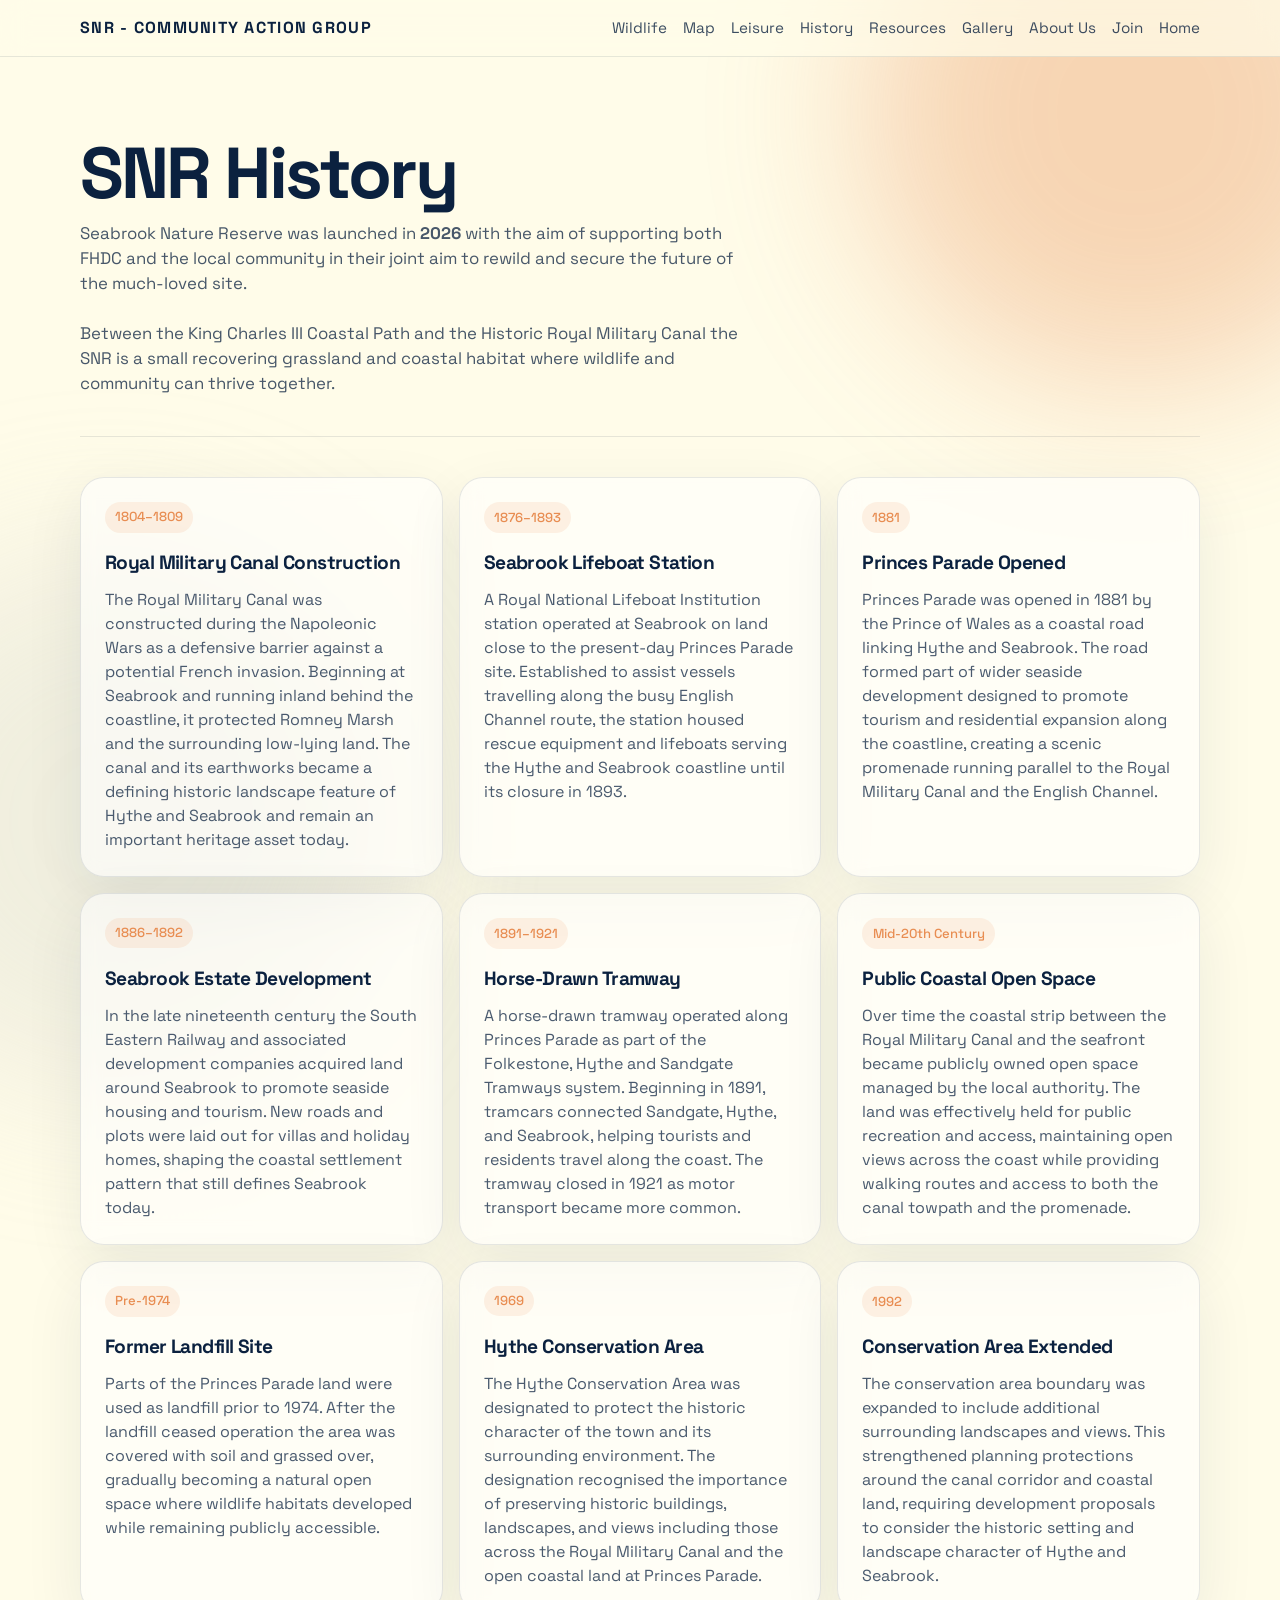
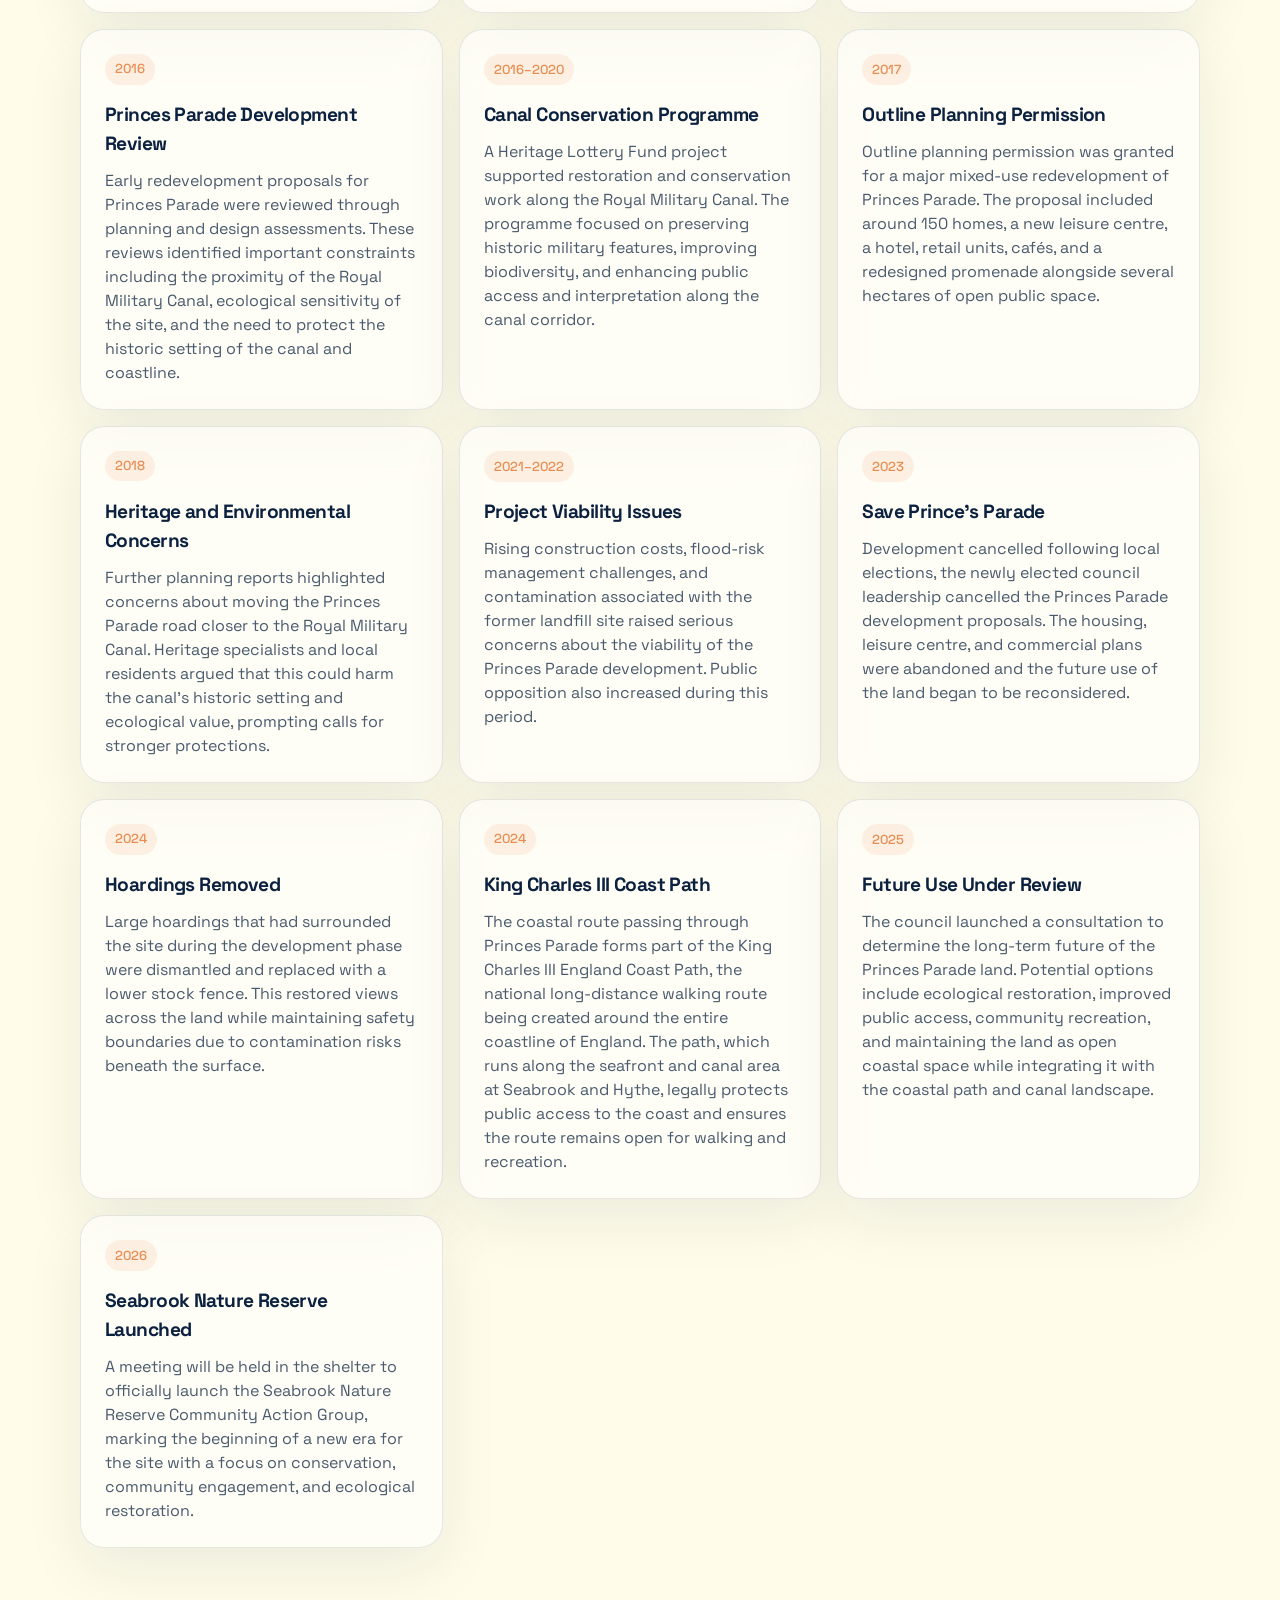
<file: history.html>
<!DOCTYPE html>
<html lang="en">
<head>
  <meta charset="UTF-8" />
  <meta name="viewport" content="width=device-width, initial-scale=1.0" />
  <title>Seabrook Nature Reserve - Community Action Group</title>


<meta name="description" content="Seabrook Nature Reserve Community Action Group is bringing people together to protect, restore and celebrate the wildlife, history and coastal landscape of Seabrook, Princes Parade and the Royal Military Canal." />
<meta name="keywords" content="Seabrook Nature Reserve, Seabrook, Princes Parade, Royal Military Canal, community action group, local wildlife, conservation, Hythe, Kent, coastal habitat, nature reserve" />
<meta name="author" content="Seabrook Nature Reserve Community Action Group" />
<meta name="robots" content="index, follow" />
<meta name="theme-color" content="#fffce9" />
<link rel="stylesheet" href="style.css" />

<link rel="canonical" href="https://seabrooknaturereserve.co.uk" />

<meta property="og:type" content="website" />
<meta property="og:title" content="Seabrook Nature Reserve Community Action Group" />
<meta property="og:description" content="A community group forming to protect and support the future of Seabrook Nature Reserve, its wildlife, history and coastal landscape." />
<meta property="og:url" content="https://seabrooknaturereserve.co.uk/" />
<meta property="og:site_name" content="Seabrook Nature Reserve Community Action Group" />
<meta property="og:image:alt" content="Seabrook coastline, Royal Military Canal and nature reserve landscape" />
<meta property="og:locale" content="en_GB" />

<meta name="twitter:card" content="summary_large_image" />
<meta name="twitter:title" content="Seabrook Nature Reserve Community Action Group" />
<meta name="twitter:description" content="Helping protect the wildlife, history and coastal landscape of Seabrook, Princes Parade and the Royal Military Canal." />


  <link rel="preconnect" href="https://fonts.googleapis.com">
  <link rel="preconnect" href="https://fonts.gstatic.com" crossorigin>
  <link href="https://fonts.googleapis.com/css2?family=Space+Grotesk:wght@400;500;700&display=swap" rel="stylesheet">
  


<!-- MailerLite Universal -->
<script>
    (function(w,d,e,u,f,l,n){w[f]=w[f]||function(){(w[f].q=w[f].q||[])
    .push(arguments);},l=d.createElement(e),l.async=1,l.src=u,
    n=d.getElementsByTagName(e)[0],n.parentNode.insertBefore(l,n);})
    (window,document,'script','https://assets.mailerlite.com/js/universal.js','ml');
    ml('account', '2205703');
</script>
<!-- End MailerLite Universal -->


</head>
<body>
<header class="nav">
  <div class="wrap nav-inner">
    <div class="brand">SNR - Community Action Group</div>

    <button class="menu-toggle" aria-expanded="false" aria-controls="site-menu" aria-label="Toggle menu">
      Menu
    </button>

    <nav class="nav-links" id="site-menu">
      <div class="nav-item">
        <button class="dropdown-toggle" aria-expanded="false">
          Wildlife
        </button>
        <div class="dropdown">
<a href="wildlife.html#amphibians">Amphibians</a>
<a href="wildlife.html#bats">Bats</a>
<a href="wildlife.html#birds">Birds</a>
<a href="wildlife.html#invertebrates">Invertebrates</a>
<a href="wildlife.html#mammals">Mammals</a>
<a href="wildlife.html#plants">Plants</a>
<a href="wildlife.html#reptiles">Reptiles</a>
        </div>
      </div>
        <a href="map.html">Map</a>
        <a href="leisure.html">Leisure</a>
        <a href="history.html">History</a>
        <a href="resources.html">Resources</a>
        <a href="gallery.html">Gallery</a>
        <a href="about-us.html">About Us</a>
        <a href="join.html">Join</a>
        <a href="index.html">Home</a>
    </nav>
  </div>
</header>

  <main>


<section class="page-title wrap" id="history">
  <div class="reveal visible">
    <h1>SNR History</h1>
    <p>Seabrook Nature Reserve was launched in <b>2026</b> with the aim of supporting both FHDC and the local community in their joint aim to rewild and secure the future of the much-loved site.</p><br><p>Between the King Charles III Coastal Path and the Historic Royal Military Canal the SNR is a small recovering grassland and coastal habitat where wildlife and community can thrive together. </p>
  </div>
</section>
   



<div>   


 <section class="section wrap" id="history">


      <div class="cards">
        <article class="panel card reveal">
          <div>
            <div class="card-badge">1804–1809</div>
            <h3>Royal Military Canal Construction</h3>
            <p>The Royal Military Canal was constructed during the Napoleonic Wars as a defensive barrier against a potential French invasion. Beginning at Seabrook and running inland behind the coastline, it protected Romney Marsh and the surrounding low-lying land. The canal and its earthworks became a defining historic landscape feature of Hythe and Seabrook and remain an important heritage asset today.</p>
          </div>
        </article>

        <article class="panel card reveal">
          <div>
            <div class="card-badge">1876–1893</div>
            <h3>Seabrook Lifeboat Station</h3>
            <p>A Royal National Lifeboat Institution station operated at Seabrook on land close to the present-day Princes Parade site. Established to assist vessels travelling along the busy English Channel route, the station housed rescue equipment and lifeboats serving the Hythe and Seabrook coastline until its closure in 1893.</p>
          </div>
        </article>

        <article class="panel card reveal">
          <div>
            <div class="card-badge">1881</div>
            <h3>Princes Parade Opened</h3>
            <p>Princes Parade was opened in 1881 by the Prince of Wales as a coastal road linking Hythe and Seabrook. The road formed part of wider seaside development designed to promote tourism and residential expansion along the coastline, creating a scenic promenade running parallel to the Royal Military Canal and the English Channel.</p>
          </div>
        </article>

        <article class="panel card reveal">
          <div>
            <div class="card-badge">1886–1892</div>
            <h3>Seabrook Estate Development</h3>
            <p>In the late nineteenth century the South Eastern Railway and associated development companies acquired land around Seabrook to promote seaside housing and tourism. New roads and plots were laid out for villas and holiday homes, shaping the coastal settlement pattern that still defines Seabrook today.</p>
          </div>
        </article>

        <article class="panel card reveal">
          <div>
            <div class="card-badge">1891–1921</div>
            <h3>Horse-Drawn Tramway</h3>
            <p>A horse-drawn tramway operated along Princes Parade as part of the Folkestone, Hythe and Sandgate Tramways system. Beginning in 1891, tramcars connected Sandgate, Hythe, and Seabrook, helping tourists and residents travel along the coast. The tramway closed in 1921 as motor transport became more common.</p>
          </div>
        </article>

        <article class="panel card reveal">
          <div>
            <div class="card-badge">Mid-20th Century</div>
            <h3>Public Coastal Open Space</h3>
            <p>Over time the coastal strip between the Royal Military Canal and the seafront became publicly owned open space managed by the local authority. The land was effectively held for public recreation and access, maintaining open views across the coast while providing walking routes and access to both the canal towpath and the promenade.</p>
          </div>
        </article>

        <article class="panel card reveal">
          <div>
            <div class="card-badge">Pre-1974</div>
            <h3>Former Landfill Site</h3>
            <p>Parts of the Princes Parade land were used as landfill prior to 1974. After the landfill ceased operation the area was covered with soil and grassed over, gradually becoming a natural open space where wildlife habitats developed while remaining publicly accessible.</p>
          </div>
        </article>

        <article class="panel card reveal">
          <div>
            <div class="card-badge">1969</div>
            <h3>Hythe Conservation Area</h3>
            <p>The Hythe Conservation Area was designated to protect the historic character of the town and its surrounding environment. The designation recognised the importance of preserving historic buildings, landscapes, and views including those across the Royal Military Canal and the open coastal land at Princes Parade.</p>
          </div>
        </article>

        <article class="panel card reveal">
          <div>
            <div class="card-badge">1992</div>
            <h3>Conservation Area Extended</h3>
            <p>The conservation area boundary was expanded to include additional surrounding landscapes and views. This strengthened planning protections around the canal corridor and coastal land, requiring development proposals to consider the historic setting and landscape character of Hythe and Seabrook.</p>
          </div>
        </article>

        <article class="panel card reveal">
          <div>
            <div class="card-badge">2016</div>
            <h3>Princes Parade Development Review</h3>
            <p>Early redevelopment proposals for Princes Parade were reviewed through planning and design assessments. These reviews identified important constraints including the proximity of the Royal Military Canal, ecological sensitivity of the site, and the need to protect the historic setting of the canal and coastline.</p>
          </div>
        </article>

        <article class="panel card reveal">
          <div>
            <div class="card-badge">2016–2020</div>
            <h3>Canal Conservation Programme</h3>
            <p>A Heritage Lottery Fund project supported restoration and conservation work along the Royal Military Canal. The programme focused on preserving historic military features, improving biodiversity, and enhancing public access and interpretation along the canal corridor.</p>
          </div>
        </article>

        <article class="panel card reveal">
          <div>
            <div class="card-badge">2017</div>
            <h3>Outline Planning Permission</h3>
            <p>Outline planning permission was granted for a major mixed-use redevelopment of Princes Parade. The proposal included around 150 homes, a new leisure centre, a hotel, retail units, cafés, and a redesigned promenade alongside several hectares of open public space.</p>
          </div>
        </article>

        <article class="panel card reveal">
          <div>
            <div class="card-badge">2018</div>
            <h3>Heritage and Environmental Concerns</h3>
            <p>Further planning reports highlighted concerns about moving the Princes Parade road closer to the Royal Military Canal. Heritage specialists and local residents argued that this could harm the canal’s historic setting and ecological value, prompting calls for stronger protections.</p>
          </div>
        </article>

        <article class="panel card reveal">
          <div>
            <div class="card-badge">2021–2022</div>
            <h3>Project Viability Issues</h3>
            <p>Rising construction costs, flood-risk management challenges, and contamination associated with the former landfill site raised serious concerns about the viability of the Princes Parade development. Public opposition also increased during this period.</p>
          </div>
        </article>

        <article class="panel card reveal">
          <div>
            <div class="card-badge">2023</div>
            <h3>Save Prince's Parade</h3>
            <p>Development cancelled following local elections, the newly elected council leadership cancelled the Princes Parade development proposals. The housing, leisure centre, and commercial plans were abandoned and the future use of the land began to be reconsidered.</p>
          </div>
        </article>

        <article class="panel card reveal">
          <div>
            <div class="card-badge">2024</div>
            <h3>Hoardings Removed</h3>
            <p>Large hoardings that had surrounded the site during the development phase were dismantled and replaced with a lower stock fence. This restored views across the land while maintaining safety boundaries due to contamination risks beneath the surface.</p>
          </div>
        </article>

        <article class="panel card reveal">
          <div>
            <div class="card-badge">2024</div>
            <h3>King Charles III Coast Path</h3>
            <p>The coastal route passing through Princes Parade forms part of the King Charles III England Coast Path, the national long-distance walking route being created around the entire coastline of England. The path, which runs along the seafront and canal area at Seabrook and Hythe, legally protects public access to the coast and ensures the route remains open for walking and recreation.</p>
          </div>
        </article>

        <article class="panel card reveal">
          <div>
            <div class="card-badge">2025</div>
            <h3>Future Use Under Review</h3>
            <p>The council launched a consultation to determine the long-term future of the Princes Parade land. Potential options include ecological restoration, improved public access, community recreation, and maintaining the land as open coastal space while integrating it with the coastal path and canal landscape.</p>
          </div>
        </article>


                <article class="panel card reveal">
          <div>
            <div class="card-badge">2026</div>
            <h3>Seabrook Nature Reserve Launched</h3>
            <p>A meeting will be held in the shelter to officially launch the Seabrook Nature Reserve Community Action Group, marking the beginning of a new era for the site with a focus on conservation, community engagement, and ecological restoration.</p>
          </div>
        </article>


      </div>
    </section>
</section>


  </main>

<script>
  const observer = new IntersectionObserver((entries) => {
    entries.forEach((entry) => {
      if (entry.isIntersecting) {
        entry.target.classList.add('visible');
      }
    });
  }, { threshold: 0.12 });

  document.querySelectorAll('.reveal').forEach((element, index) => {
    if (index !== 0) observer.observe(element);
  });

  const menuToggle = document.querySelector('.menu-toggle');
  const navLinks = document.querySelector('.nav-links');
  const dropdownToggle = document.querySelector('.dropdown-toggle');
  const navItem = document.querySelector('.nav-item');

  if (menuToggle && navLinks) {
    menuToggle.addEventListener('click', () => {
      const isOpen = navLinks.classList.toggle('open');
      menuToggle.setAttribute('aria-expanded', isOpen);
    });
  }

  if (dropdownToggle && navItem) {
    dropdownToggle.addEventListener('click', () => {
      const isOpen = navItem.classList.toggle('open');
      dropdownToggle.setAttribute('aria-expanded', isOpen);
    });
  }

  document.addEventListener('click', (event) => {
    if (navItem && !navItem.contains(event.target)) {
      navItem.classList.remove('open');
      if (dropdownToggle) dropdownToggle.setAttribute('aria-expanded', 'false');
    }
  });
</script>
  <!-- hello verifier :-) -->
</body>
</html>
</file>
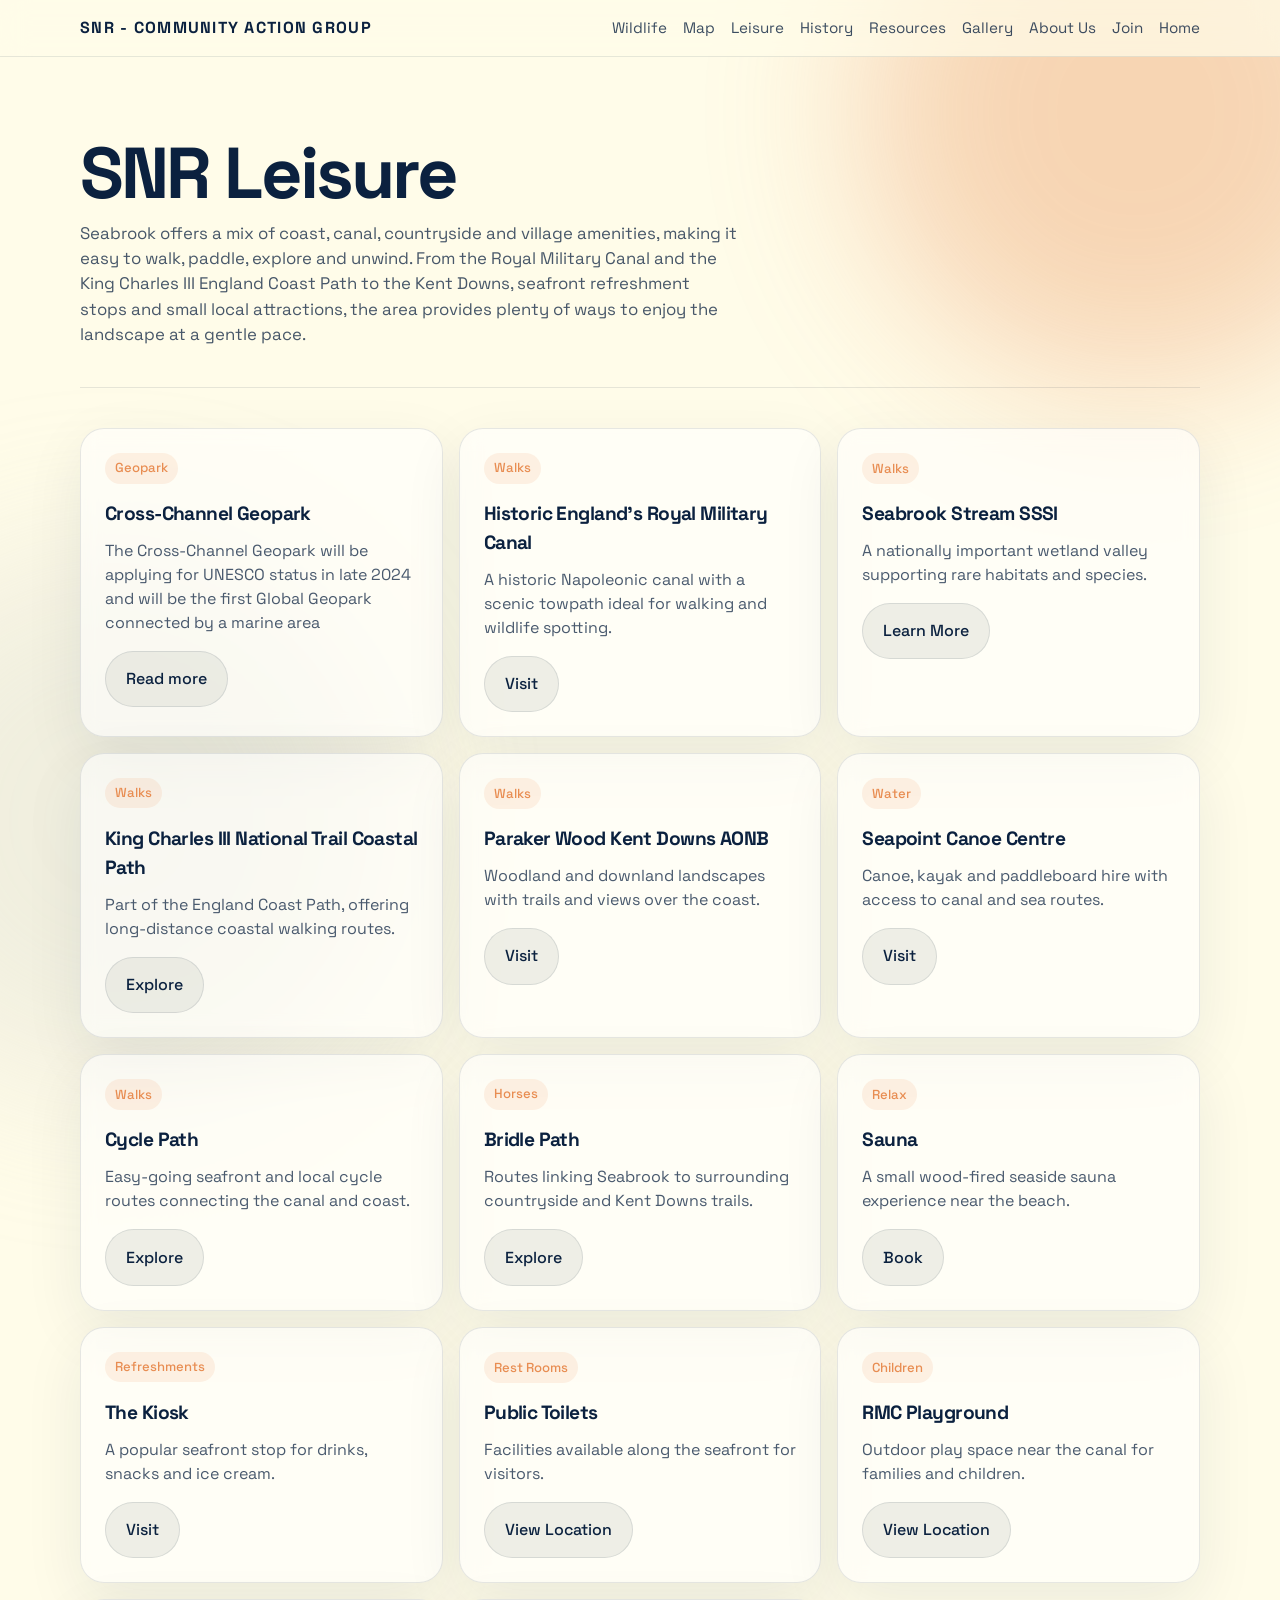
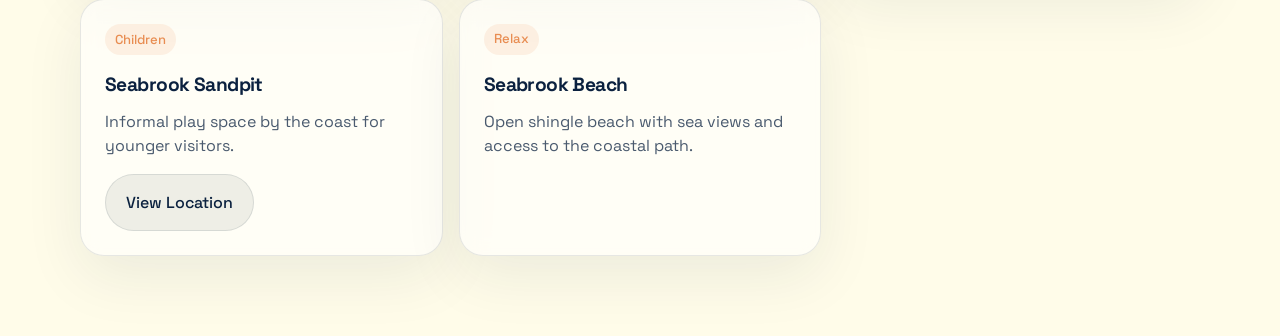
<file: leisure.html>
<!DOCTYPE html>
<html lang="en">
<head>
  <meta charset="UTF-8" />
  <meta name="viewport" content="width=device-width, initial-scale=1.0" />
  <title>Seabrook Nature Reserve - Community Action Group</title>


<meta name="description" content="Seabrook Nature Reserve Community Action Group is bringing people together to protect, restore and celebrate the wildlife, history and coastal landscape of Seabrook, 'Prince's Parade and the Royal Military Canal." />
<meta name="keywords" content="Seabrook Nature Reserve, Seabrook, Prince's' Parade, Royal Military Canal, community action group, local wildlife, conservation, Hythe, Kent, coastal habitat, nature reserve" />
<meta name="author" content="Seabrook Nature Reserve Community Action Group" />
<meta name="robots" content="index, follow" />
<meta name="theme-color" content="#fffce9" />
<link rel="stylesheet" href="style.css" />

<link rel="canonical" href="https://seabrooknaturereserve.co.uk" />

<meta property="og:type" content="website" />
<meta property="og:title" content="Seabrook Nature Reserve Community Action Group" />
<meta property="og:description" content="A community group forming to protect and support the future of Seabrook Nature Reserve, its wildlife, history and coastal landscape." />
<meta property="og:url" content="https://seabrooknaturereserve.co.uk/" />
<meta property="og:site_name" content="Seabrook Nature Reserve Community Action Group" />
<meta property="og:image:alt" content="Seabrook coastline, Royal Military Canal and nature reserve landscape" />
<meta property="og:locale" content="en_GB" />

<meta name="twitter:card" content="summary_large_image" />
<meta name="twitter:title" content="Seabrook Nature Reserve Community Action Group" />
<meta name="twitter:description" content="Helping protect the wildlife, history and coastal landscape of Seabrook, Prince's Parade and the Royal Military Canal." />


  <link rel="preconnect" href="https://fonts.googleapis.com">
  <link rel="preconnect" href="https://fonts.gstatic.com" crossorigin>
  <link href="https://fonts.googleapis.com/css2?family=Space+Grotesk:wght@400;500;700&display=swap" rel="stylesheet">
  


<!-- MailerLite Universal -->
<script>
    (function(w,d,e,u,f,l,n){w[f]=w[f]||function(){(w[f].q=w[f].q||[])
    .push(arguments);},l=d.createElement(e),l.async=1,l.src=u,
    n=d.getElementsByTagName(e)[0],n.parentNode.insertBefore(l,n);})
    (window,document,'script','https://assets.mailerlite.com/js/universal.js','ml');
    ml('account', '2205703');
</script>
<!-- End MailerLite Universal -->


</head>
<body>
<header class="nav">
  <div class="wrap nav-inner">
    <div class="brand">SNR - Community Action Group</div>

    <button class="menu-toggle" aria-expanded="false" aria-controls="site-menu" aria-label="Toggle menu">
      Menu
    </button>

<nav class="nav-links" id="site-menu">
        <div class="nav-item">
          <button class="dropdown-toggle" aria-expanded="false">
            Wildlife
          </button>
          <div class="dropdown">
            <a href="wildlife.html#amphibians">Amphibians</a>
            <a href="wildlife.html#bats">Bats</a>
            <a href="wildlife.html#birds">Birds</a>
            <a href="wildlife.html#invertebrates">Invertebrates</a>
            <a href="wildlife.html#mammals">Mammals</a>
            <a href="wildlife.html#plants">Plants</a>
            <a href="wildlife.html#reptiles">Reptiles</a>
          </div>
        </div>
        <a href="map.html">Map</a>
        <a href="leisure.html">Leisure</a>
        <a href="history.html">History</a>
        <a href="resources.html">Resources</a>
        <a href="gallery.html">Gallery</a>
        <a href="about-us.html">About Us</a>
        <a href="join.html">Join</a>
        <a href="index.html">Home</a>
      </nav>
    </div>
</header>

  <main>


<section class="page-title wrap" id="leisure">
  <div class="reveal visible">
    <h1>SNR Leisure</h1>
    <p>
      Seabrook offers a mix of coast, canal, countryside and village amenities, making it easy to walk, paddle, explore and unwind. From the Royal Military Canal and the King Charles III England Coast Path to the Kent Downs, seafront refreshment stops and small local attractions, the area provides plenty of ways to enjoy the landscape at a gentle pace.
    </p>
  </div>
</section>

<section class="section wrap" id="leisure">
  <div class="cards">


          <article class="panel card reveal">
          <div>
            <div class="card-badge">Geopark</div>
            <h3>Cross-Channel Geopark</h3>
            <p>The Cross-Channel Geopark will be applying for UNESCO status in late 2024 and will be the first Global Geopark connected by a marine area</p>
            <a class="button button-secondary" href="https://kentdowns.org.uk/geopark/" target="_blank" rel="noopener">Read more</a>
          </div>
        </article>



    <article class="panel card reveal">
      <div>
        <div class="card-badge">Walks</div>
        <h3>Historic England's Royal Military Canal</h3>
        <p>
          A historic Napoleonic canal with a scenic towpath ideal for walking and wildlife spotting.
        </p>
        <a class="button button-secondary" href="https://www.rmcp.co.uk/the-royal-military-canal/" target="_blank" rel="noopener">
          Visit
        </a>
      </div>
    </article>

    <article class="panel card reveal">
      <div>
        <div class="card-badge">Walks</div>
        <h3>Seabrook Stream SSSI</h3>
        <p>
          A nationally important wetland valley supporting rare habitats and species.
        </p>
        <a class="button button-secondary" href="https://environment.data.gov.uk/catchment-planning/v/c3-plan/WaterBody/GB107040019710" target="_blank" rel="noopener">
          Learn More
        </a>
      </div>
    </article>

    <article class="panel card reveal">
      <div>
        <div class="card-badge">Walks</div>
        <h3>King Charles III National Trail Coastal Path</h3>
        <p>
          Part of the England Coast Path, offering long-distance coastal walking routes.
        </p>
        <a class="button button-secondary" href="https://www.nationaltrail.co.uk/en_GB/trails/england-coast-path/" target="_blank" rel="noopener">
          Explore
        </a>
      </div>
    </article>

    <article class="panel card reveal">
      <div>
        <div class="card-badge">Walks</div>
        <h3>Paraker Wood Kent Downs AONB</h3>
        <p>
          Woodland and downland landscapes with trails and views over the coast.
        </p>
        <a class="button button-secondary" href="https://kentdowns.org.uk/activities/paraker-wood/" target="_blank" rel="noopener">
          Visit
        </a>
      </div>
    </article>

    <article class="panel card reveal">
      <div>
        <div class="card-badge">Water</div>
        <h3>Seapoint Canoe Centre</h3>
        <p>
          Canoe, kayak and paddleboard hire with access to canal and sea routes.
        </p>
        <a class="button button-secondary" href="https://seapointcanoecentre.co.uk/" target="_blank" rel="noopener">
          Visit 
        </a>
      </div>
    </article>

    <article class="panel card reveal">
      <div>
        <div class="card-badge">Walks</div>
        <h3>Cycle Path</h3>
        <p>
          Easy-going seafront and local cycle routes connecting the canal and coast.
        </p>
        <a class="button button-secondary" href="https://explorekent.org/activities/hythe-and-the-royal-military-canal/" target="_blank" rel="noopener">
            Explore </a>
      </div>
    </article>

    <article class="panel card reveal">
      <div>
        <div class="card-badge">Horses</div>
        <h3>Bridle Path</h3>
        <p>
          Routes linking Seabrook to surrounding countryside and Kent Downs trails.
        </p>
        <a class="button button-secondary" href="https://webapps.kent.gov.uk/countrysideaccesscams/standardmap.aspx" target="_blank" rel="noopener">
            Explore </a>
      </div>
    </article>

    <article class="panel card reveal">
      <div>
        <div class="card-badge">Relax</div>
        <h3>Sauna</h3>
        <p>
          A small wood-fired seaside sauna experience near the beach.
        </p>
        <a class="button button-secondary" href="https://www.instagram.com/the_little_sauna/" target="_blank" rel="noopener">
          Book </a> 
      </div>
    </article>

    <article class="panel card reveal">
      <div>
        <div class="card-badge">Refreshments</div>
        <h3>The Kiosk</h3>
        <p>
          A popular seafront stop for drinks, snacks and ice cream.
        </p>
        <a class="button button-secondary" href="https://maps.app.goo.gl/wxUjGQ95SAcwEZtq8" target="_blank" rel="noopener">
          Visit </a>
      </div>
    </article>

    <article class="panel card reveal">
      <div>
        <div class="card-badge">Rest Rooms</div>
        <h3>Public Toilets</h3>
        <p>
          Facilities available along the seafront for visitors.
        </p>
        <a class="button button-secondary" href="https://maps.app.goo.gl/eR5tsmBVymm548Ci8" target="_blank" rel="noopener">
          View Location</a>
      </div>
    </article>

    <article class="panel card reveal">
      <div>
        <div class="card-badge">Children</div>
        <h3>RMC Playground</h3>
        <p>
          Outdoor play space near the canal for families and children.
        </p>
        <a class="button button-secondary" href="https://maps.app.goo.gl/mv7zWJnVpzWiw5Z79" target="_blank" rel="noopener">
          View Location</a>
      </div>
    </article>

    <article class="panel card reveal">
      <div>
        <div class="card-badge">Children</div>
        <h3>Seabrook Sandpit</h3>
        <p>
          Informal play space by the coast for younger visitors.
        </p>
        <a class="button button-secondary" href="https://maps.app.goo.gl/5NMFpjLHfvPY1q8e7" target="_blank" rel="noopener">
          View Location</a>
      </div>
    </article>

    <article class="panel card reveal">
      <div>
        <div class="card-badge">Relax</div>
        <h3>Seabrook Beach</h3>
        <p>
          Open shingle beach with sea views and access to the coastal path.
        </p>
      </div>
    </article>

  </div>
</section>


  </main>

<script>
  const observer = new IntersectionObserver((entries) => {
    entries.forEach((entry) => {
      if (entry.isIntersecting) {
        entry.target.classList.add('visible');
      }
    });
  }, { threshold: 0.12 });

  document.querySelectorAll('.reveal').forEach((element, index) => {
    if (index !== 0) observer.observe(element);
  });

  const menuToggle = document.querySelector('.menu-toggle');
  const navLinks = document.querySelector('.nav-links');
  const dropdownToggle = document.querySelector('.dropdown-toggle');
  const navItem = document.querySelector('.nav-item');

  if (menuToggle && navLinks) {
    menuToggle.addEventListener('click', () => {
      const isOpen = navLinks.classList.toggle('open');
      menuToggle.setAttribute('aria-expanded', isOpen);
    });
  }

  if (dropdownToggle && navItem) {
    dropdownToggle.addEventListener('click', () => {
      const isOpen = navItem.classList.toggle('open');
      dropdownToggle.setAttribute('aria-expanded', isOpen);
    });
  }

  document.addEventListener('click', (event) => {
    if (navItem && !navItem.contains(event.target)) {
      navItem.classList.remove('open');
      if (dropdownToggle) dropdownToggle.setAttribute('aria-expanded', 'false');
    }
  });
</script>
  <!-- hello verifier :-) -->
</body>
</html>
</file>
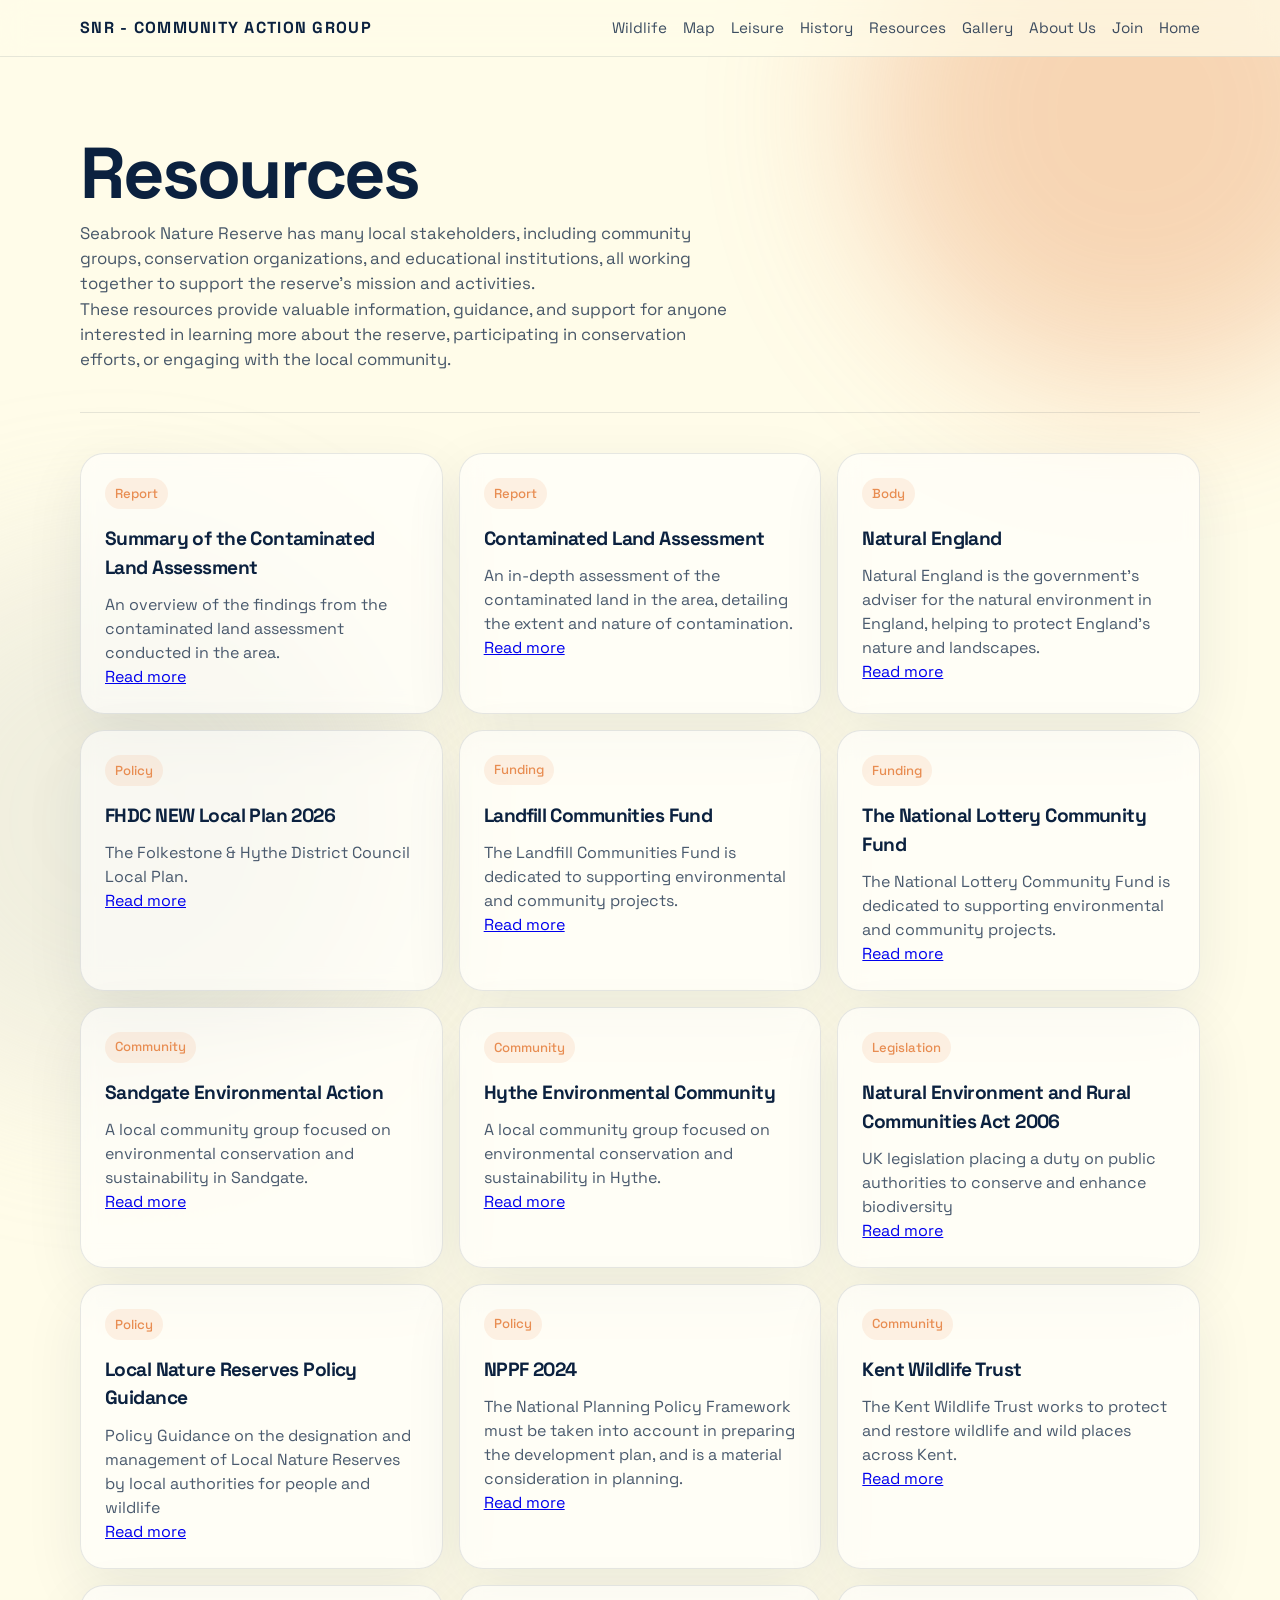
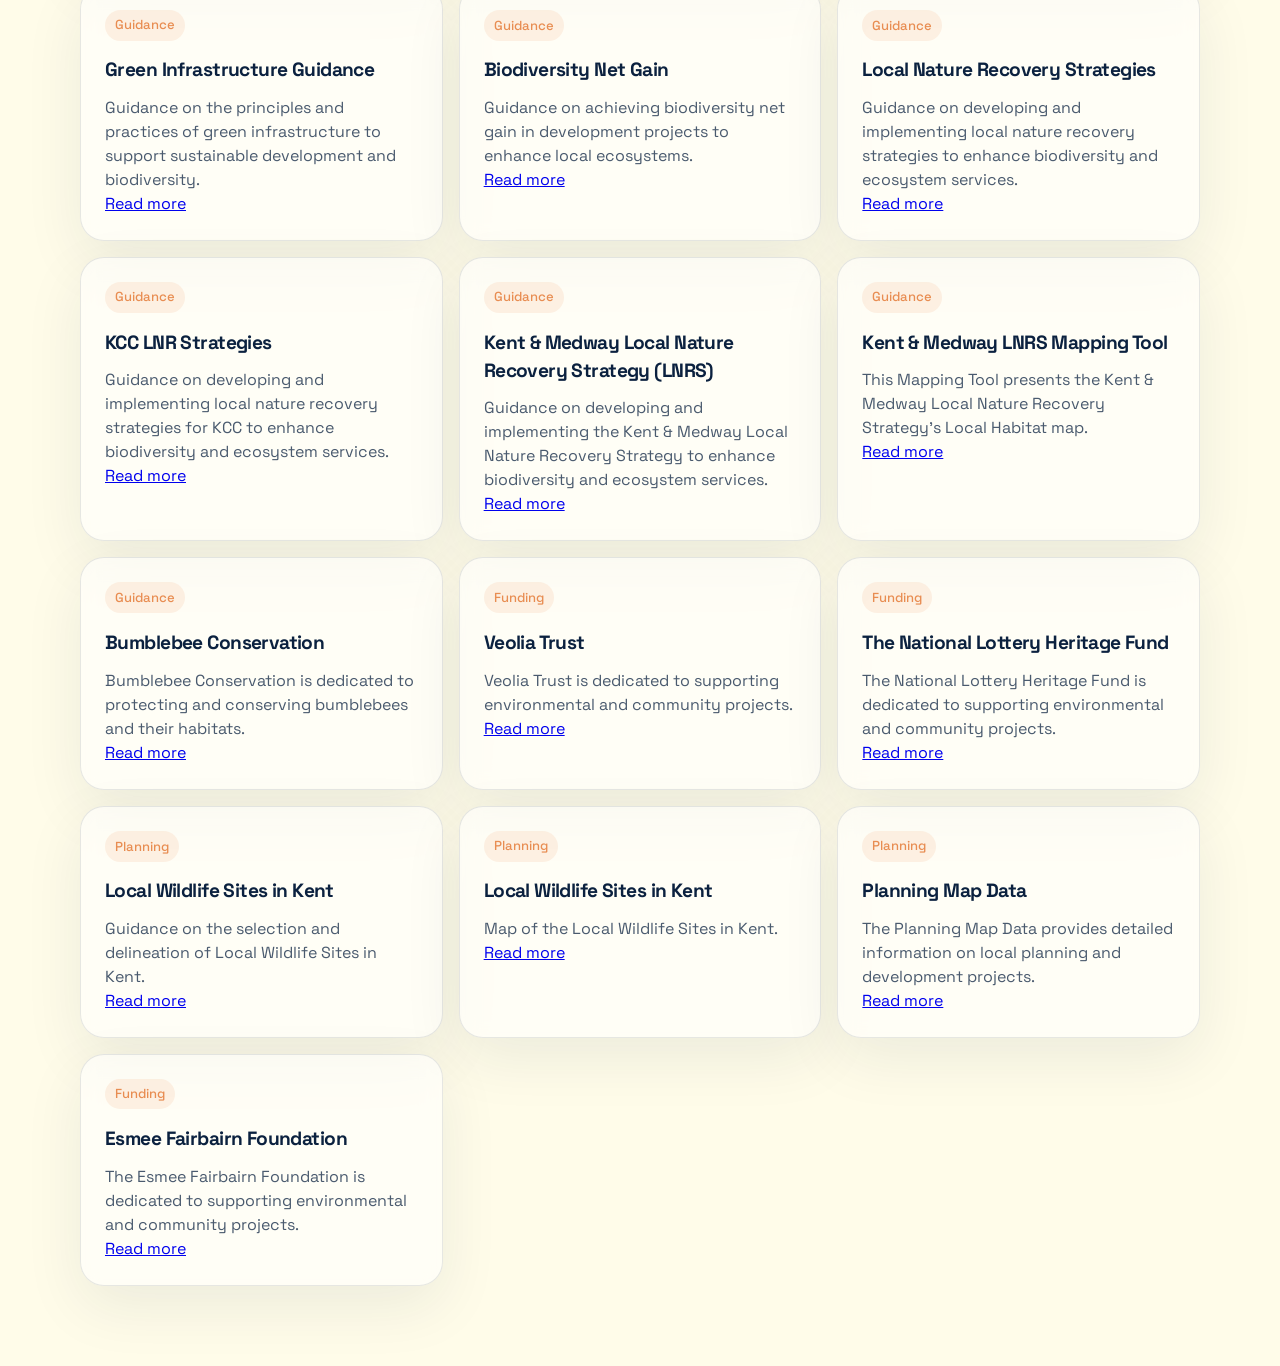
<file: resources.html>
<!DOCTYPE html>
<html lang="en">
<head>
  <meta charset="UTF-8" />
  <meta name="viewport" content="width=device-width, initial-scale=1.0" />
  <title>Seabrook Nature Reserve - Community Action Group</title>


<meta name="description" content="Seabrook Nature Reserve Community Action Group is bringing people together to protect, restore and celebrate the wildlife, history and coastal landscape of Seabrook, 'Prince's Parade and the Royal Military Canal." />
<meta name="keywords" content="Seabrook Nature Reserve, Seabrook, Prince's Parade, Royal Military Canal, community action group, local wildlife, conservation, Hythe, Kent, coastal habitat, nature reserve" />
<meta name="author" content="Seabrook Nature Reserve Community Action Group" />
<meta name="robots" content="index, follow" />
<meta name="theme-color" content="#fffce9" />
<link rel="stylesheet" href="style.css" />

<link rel="canonical" href="https://seabrooknaturereserve.co.uk" />

<meta property="og:type" content="website" />
<meta property="og:title" content="Seabrook Nature Reserve Community Action Group" />
<meta property="og:description" content="A community group forming to protect and support the future of Seabrook Nature Reserve, its wildlife, history and coastal landscape." />
<meta property="og:url" content="https://seabrooknaturereserve.co.uk/" />
<meta property="og:site_name" content="Seabrook Nature Reserve Community Action Group" />
<meta property="og:image:alt" content="Seabrook coastline, Royal Military Canal and nature reserve landscape" />
<meta property="og:locale" content="en_GB" />

<meta name="twitter:card" content="summary_large_image" />
<meta name="twitter:title" content="Seabrook Nature Reserve Community Action Group" />
<meta name="twitter:description" content="Helping protect the wildlife, history and coastal landscape of Seabrook, Prince's Parade and the Royal Military Canal." />


  <link rel="preconnect" href="https://fonts.googleapis.com">
  <link rel="preconnect" href="https://fonts.gstatic.com" crossorigin>
  <link href="https://fonts.googleapis.com/css2?family=Space+Grotesk:wght@400;500;700&display=swap" rel="stylesheet">
  


<!-- MailerLite Universal -->
<script>
    (function(w,d,e,u,f,l,n){w[f]=w[f]||function(){(w[f].q=w[f].q||[])
    .push(arguments);},l=d.createElement(e),l.async=1,l.src=u,
    n=d.getElementsByTagName(e)[0],n.parentNode.insertBefore(l,n);})
    (window,document,'script','https://assets.mailerlite.com/js/universal.js','ml');
    ml('account', '2205703');
</script>
<!-- End MailerLite Universal -->


</head>
<body>
<header class="nav">
  <div class="wrap nav-inner">
    <div class="brand">SNR - Community Action Group</div>

    <button class="menu-toggle" aria-expanded="false" aria-controls="site-menu" aria-label="Toggle menu">
      Menu
    </button>

    <nav class="nav-links" id="site-menu">
      <div class="nav-item">
        <button class="dropdown-toggle" aria-expanded="false">
          Wildlife
        </button>
        <div class="dropdown">
<a href="wildlife.html#amphibians">Amphibians</a>
<a href="wildlife.html#bats">Bats</a>
<a href="wildlife.html#birds">Birds</a>
<a href="wildlife.html#invertebrates">Invertebrates</a>
<a href="wildlife.html#mammals">Mammals</a>
<a href="wildlife.html#plants">Plants</a>
<a href="wildlife.html#reptiles">Reptiles</a>
        </div>
      </div>
        <a href="map.html">Map</a>
        <a href="leisure.html">Leisure</a>
        <a href="history.html">History</a>
        <a href="resources.html">Resources</a>
        <a href="gallery.html">Gallery</a>
        <a href="about-us.html">About Us</a>
        <a href="join.html">Join</a>
        <a href="index.html">Home</a>
    </nav>
  </div>
</header>

  <main>


<section class="page-title wrap" id="history">
  <div class="reveal visible">
    <h1>Resources </h1>
    <p>Seabrook Nature Reserve has many local stakeholders, including community groups, conservation organizations, and educational institutions, all working together to support the reserve's mission and activities.</p>
    <p>These resources provide valuable information, guidance, and support for anyone interested in learning more about the reserve, participating in conservation efforts, or engaging with the local community.</p>
  </div>
</section>
   




  

 <section class="section wrap" id="resources">


      <div class="cards">



        

          <article class="panel card reveal">
          <div>
            <div class="card-badge">Report</div>
            <h3>Summary of the Contaminated Land Assessment </h3>
            <p>An overview of the findings from the contaminated land assessment conducted in the area.</p>
            <a href="https://folkestone-hythe.moderngov.co.uk/documents/s46429/Member%20Decision%20Feb%2024%20Final.pdf" target="_blank" rel="noopener noreferrer">Read more</a>
          </div>
        </article>

          <article class="panel card reveal">
          <div>
            <div class="card-badge">Report</div>
            <h3>Contaminated Land Assessment </h3>
            <p>An in-depth assessment of the contaminated land in the area, detailing the extent and nature of contamination.</p>
            <a href="https://folkestone-hythe.moderngov.co.uk/documents/s46430/CLA-17436-23-282%20Rev%20A%20Final%20Version.pdf" target="_blank" rel="noopener noreferrer">Read more</a>
          </div>
        </article>

                  <article class="panel card reveal">
          <div>
            <div class="card-badge">Body</div>
            <h3>Natural England</h3>
            <p>Natural England is the government’s adviser for the natural environment in England, helping to protect England’s nature and landscapes.</p>
            <a href="https://www.gov.uk/government/organisations/natural-england" target="_blank" rel="noopener noreferrer">Read more</a>
          </div>
        </article>

          <article class="panel card reveal">
          <div>
            <div class="card-badge">Policy</div>
            <h3>FHDC NEW Local Plan 2026</h3>
            <p>The Folkestone & Hythe District Council Local Plan.</p>
            <a href="https://www.folkestone-hythe.gov.uk/planning-policy/adopted-development-plan" target="_blank" rel="noopener noreferrer">Read more</a>
          </div>
        </article>


          <article class="panel card reveal">
          <div>
            <div class="card-badge">Funding</div>
            <h3>Landfill Communities Fund</h3>
            <p>The Landfill Communities Fund is dedicated to supporting environmental and community projects.</p>
            <a href="https://www.entrust.org.uk/resources/what-is-the-lcf/" target="_blank" rel="noopener noreferrer">Read more</a>
          </div>
        </article>

          <article class="panel card reveal">
          <div>
            <div class="card-badge">Funding</div>
            <h3>The National Lottery Community Fund</h3>
            <p>The National Lottery Community Fund is dedicated to supporting environmental and community projects.</p>
            <a href="https://www.tnlcommunityfund.org.uk/" target="_blank" rel="noopener noreferrer">Read more</a>
          </div>
        </article>

        <article class="panel card reveal">
          <div>
            <div class="card-badge">Community</div>
            <h3>Sandgate Environmental Action</h3>
            <p>A local community group focused on environmental conservation and sustainability in Sandgate.</p>
            <a href="https://www.sandgateenvironmentalaction.co.uk/" target="_blank" rel="noopener noreferrer">Read more</a>
          </div>
        </article>
        

        <article class="panel card reveal">
          <div>
            <div class="card-badge">Community</div>
            <h3>Hythe Environmental Community</h3>
            <p>A local community group focused on environmental conservation and sustainability in Hythe.</p>
            <a href="https://hytheenvironmental.community/" target="_blank" rel="noopener noreferrer">Read more</a>
          </div>
        </article>

        <article class="panel card reveal">
          <div>
            <div class="card-badge">Legislation</div>
            <h3>Natural Environment and Rural Communities Act 2006</h3>
            <p>UK legislation placing a duty on public authorities to conserve and enhance biodiversity</p>
            <a href="https://www.legislation.gov.uk/ukpga/2006/16/contents" target="_blank" rel="noopener noreferrer">Read more</a>
          </div>
        </article>
      

        <article class="panel card reveal">
          <div>
            <div class="card-badge">Policy</div>
            <h3>Local Nature Reserves Policy Guidance</h3>
            <p>Policy Guidance on the designation and management of Local Nature Reserves by local authorities for people and wildlife</p>
            <a href="https://www.gov.uk/guidance/create-and-manage-local-nature-reserves" target="_blank" rel="noopener noreferrer">Read more</a>
          </div>
        </article>   

        <article class="panel card reveal">
          <div>
            <div class="card-badge">Policy</div>
            <h3>NPPF 2024</h3>
            <p>The National Planning Policy Framework must be taken into account in preparing the development plan, and is a material consideration in planning.</p>
            <a href="https://www.gov.uk/guidance/national-planning-policy-framework" target="_blank" rel="noopener noreferrer">Read more</a>
          </div>
        </article>

                <article class="panel card reveal">
          <div>
            <div class="card-badge">Community</div>
            <h3>Kent Wildlife Trust</h3>
            <p>The Kent Wildlife Trust works to protect and restore wildlife and wild places across Kent.</p>
            <a href="https://www.kentwildlifetrust.org.uk/" target="_blank" rel="noopener noreferrer">Read more</a>
          </div>
        </article>

<!-- Dont need this as it is in the past now 
        <article class="panel card reveal">
          <div>
            <div class="card-badge">Category</div>
            <h3>FHDC Local Plan 2020</h3>
            <p>The Folkestone & Hythe District Council Local Plan.</p>
            <a href="https://www.folkestone-hythe.gov.uk/planning-policy/adopted-development-plan" target="_blank" rel="noopener noreferrer">Read more</a>
          </div>
        </article>
-->


        <article class="panel card reveal">
          <div>
            <div class="card-badge">Guidance</div>
            <h3>Green Infrastructure Guidance </h3>
            <p>Guidance on the principles and practices of green infrastructure to support sustainable development and biodiversity.</p>
            <a href="https://designatedsites.naturalengland.org.uk/GreenInfrastructure/Principles/GIPrinciples.aspx" target="_blank" rel="noopener noreferrer">Read more</a>
          </div>
        </article>

        <article class="panel card reveal">
          <div>
            <div class="card-badge">Guidance</div>
            <h3>Biodiversity Net Gain</h3>
            <p>Guidance on achieving biodiversity net gain in development projects to enhance local ecosystems.</p>
            <a href="https://www.gov.uk/government/collections/biodiversity-net-gain" target="_blank" rel="noopener noreferrer">Read more</a>
          </div>
        </article>

        <article class="panel card reveal">
          <div>
            <div class="card-badge">Guidance</div>
            <h3>Local Nature Recovery Strategies</h3>
            <p>Guidance on developing and implementing local nature recovery strategies to enhance biodiversity and ecosystem services.</p>
            <a href="https://www.gov.uk/government/publications/local-nature-recovery-strategies/local-nature-recovery-strategies" target="_blank" rel="noopener noreferrer">Read more</a>
          </div>
        </article>

        <article class="panel card reveal">
          <div>
            <div class="card-badge">Guidance</div>
            <h3>KCC LNR Strategies</h3>
            <p>Guidance on developing and implementing local nature recovery strategies for KCC to enhance biodiversity and ecosystem services.</p>
            <a href="https://letstalk.kent.gov.uk/nature-recovery" target="_blank" rel="noopener noreferrer">Read more</a>
          </div>
        </article>

          <article class="panel card reveal">
          <div>
            <div class="card-badge">Guidance</div>
            <h3>Kent & Medway Local Nature Recovery Strategy (LNRS)</h3>
            <p>Guidance on developing and implementing the Kent & Medway Local Nature Recovery Strategy to enhance biodiversity and ecosystem services.</p>
            <a href="https://kentnature.org.uk/strategy/local-nature-recovery-strategy/" target="_blank" rel="noopener noreferrer">Read more</a>
          </div>
        </article>

          <article class="panel card reveal">
          <div>
            <div class="card-badge">Guidance</div>
            <h3>Kent & Medway LNRS Mapping Tool</h3>
            <p>This Mapping Tool presents the Kent & Medway Local Nature Recovery Strategy’s Local Habitat map.</p>
            <a href="https://experience.arcgis.com/experience/7d292c74095f4d4f9fc65adeada4e0a8" target="_blank" rel="noopener noreferrer">Read more</a>
          </div>
        </article>
       
          <article class="panel card reveal">
          <div>
            <div class="card-badge">Guidance</div>
            <h3>Bumblebee Conservation</h3>
            <p>Bumblebee Conservation is dedicated to protecting and conserving bumblebees and their habitats.</p>
            <a href="https://www.bumblebeeconservation.org/" target="_blank" rel="noopener noreferrer">Read more</a>
          </div>
        </article>

          <article class="panel card reveal">
          <div>
            <div class="card-badge">Funding</div>
            <h3>Veolia Trust</h3>
            <p>Veolia Trust is dedicated to supporting environmental and community projects.</p>
            <a href="https://www.veoliatrust.org/" target="_blank" rel="noopener noreferrer">Read more</a>
          </div>
        </article>

        
          <article class="panel card reveal">
          <div>
            <div class="card-badge">Funding</div>
            <h3>The National Lottery Heritage Fund</h3>
            <p>The National Lottery Heritage Fund is dedicated to supporting environmental and community projects.</p>
            <a href="https://www.heritagefund.org.uk/" target="_blank" rel="noopener noreferrer">Read more</a>
          </div>
        </article>

          <article class="panel card reveal">
          <div>
            <div class="card-badge">Planning</div>
            <h3>Local Wildlife Sites in Kent</h3>
            <p>Guidance on the selection and delineation of Local Wildlife Sites in Kent.</p>
            <a href="https://www.kentwildlifetrust.org.uk/sites/default/files/2025-02/Local-Wildlife-Sites-in-Kent---Selection-and-Delineation-v1.9-July24_0.pdf" target="_blank" rel="noopener noreferrer">Read more</a>
          </div>
        </article>


                  <article class="panel card reveal">
          <div>
            <div class="card-badge">Planning</div>
            <h3>Local Wildlife Sites in Kent</h3>
            <p>Map of the Local Wildlife Sites in Kent.</p>
            <a href="https://www.kentwildlifetrust.org.uk/projects/local-wildlife-sites" target="_blank" rel="noopener noreferrer">Read more</a>
          </div>
        </article>

        
          <article class="panel card reveal">
          <div>
            <div class="card-badge">Planning</div>
            <h3>Planning Map Data</h3>
            <p>The Planning Map Data provides detailed information on local planning and development projects.</p>
            <a href="https://folkestone-hythe.maps.arcgis.com/apps/webappviewer/index.html?id=95f9db5c8443496aa543e7d4193717c8" target="_blank" rel="noopener noreferrer">Read more</a>
          </div>
        </article>
        

          <article class="panel card reveal">
          <div>
            <div class="card-badge">Funding</div>
            <h3>Esmee Fairbairn Foundation</h3>
            <p>The Esmee Fairbairn Foundation is dedicated to supporting environmental and community projects.</p>
            <a href="https://esmeefairbairn.org.uk/our-aims/our-natural-world/" target="_blank" rel="noopener noreferrer">Read more</a>
          </div>
        </article>



       </div>
            </div>

</section>


  </main>

<script>
  const observer = new IntersectionObserver((entries) => {
    entries.forEach((entry) => {
      if (entry.isIntersecting) {
        entry.target.classList.add('visible');
      }
    });
  }, { threshold: 0.12 });

  document.querySelectorAll('.reveal').forEach((element, index) => {
    if (index !== 0) observer.observe(element);
  });

  const menuToggle = document.querySelector('.menu-toggle');
  const navLinks = document.querySelector('.nav-links');
  const dropdownToggle = document.querySelector('.dropdown-toggle');
  const navItem = document.querySelector('.nav-item');

  if (menuToggle && navLinks) {
    menuToggle.addEventListener('click', () => {
      const isOpen = navLinks.classList.toggle('open');
      menuToggle.setAttribute('aria-expanded', isOpen);
    });
  }

  if (dropdownToggle && navItem) {
    dropdownToggle.addEventListener('click', () => {
      const isOpen = navItem.classList.toggle('open');
      dropdownToggle.setAttribute('aria-expanded', isOpen);
    });
  }

  document.addEventListener('click', (event) => {
    if (navItem && !navItem.contains(event.target)) {
      navItem.classList.remove('open');
      if (dropdownToggle) dropdownToggle.setAttribute('aria-expanded', 'false');
    }
  });
</script>
  <!-- hello verifier :-) -->
</body>
</html>
</file>
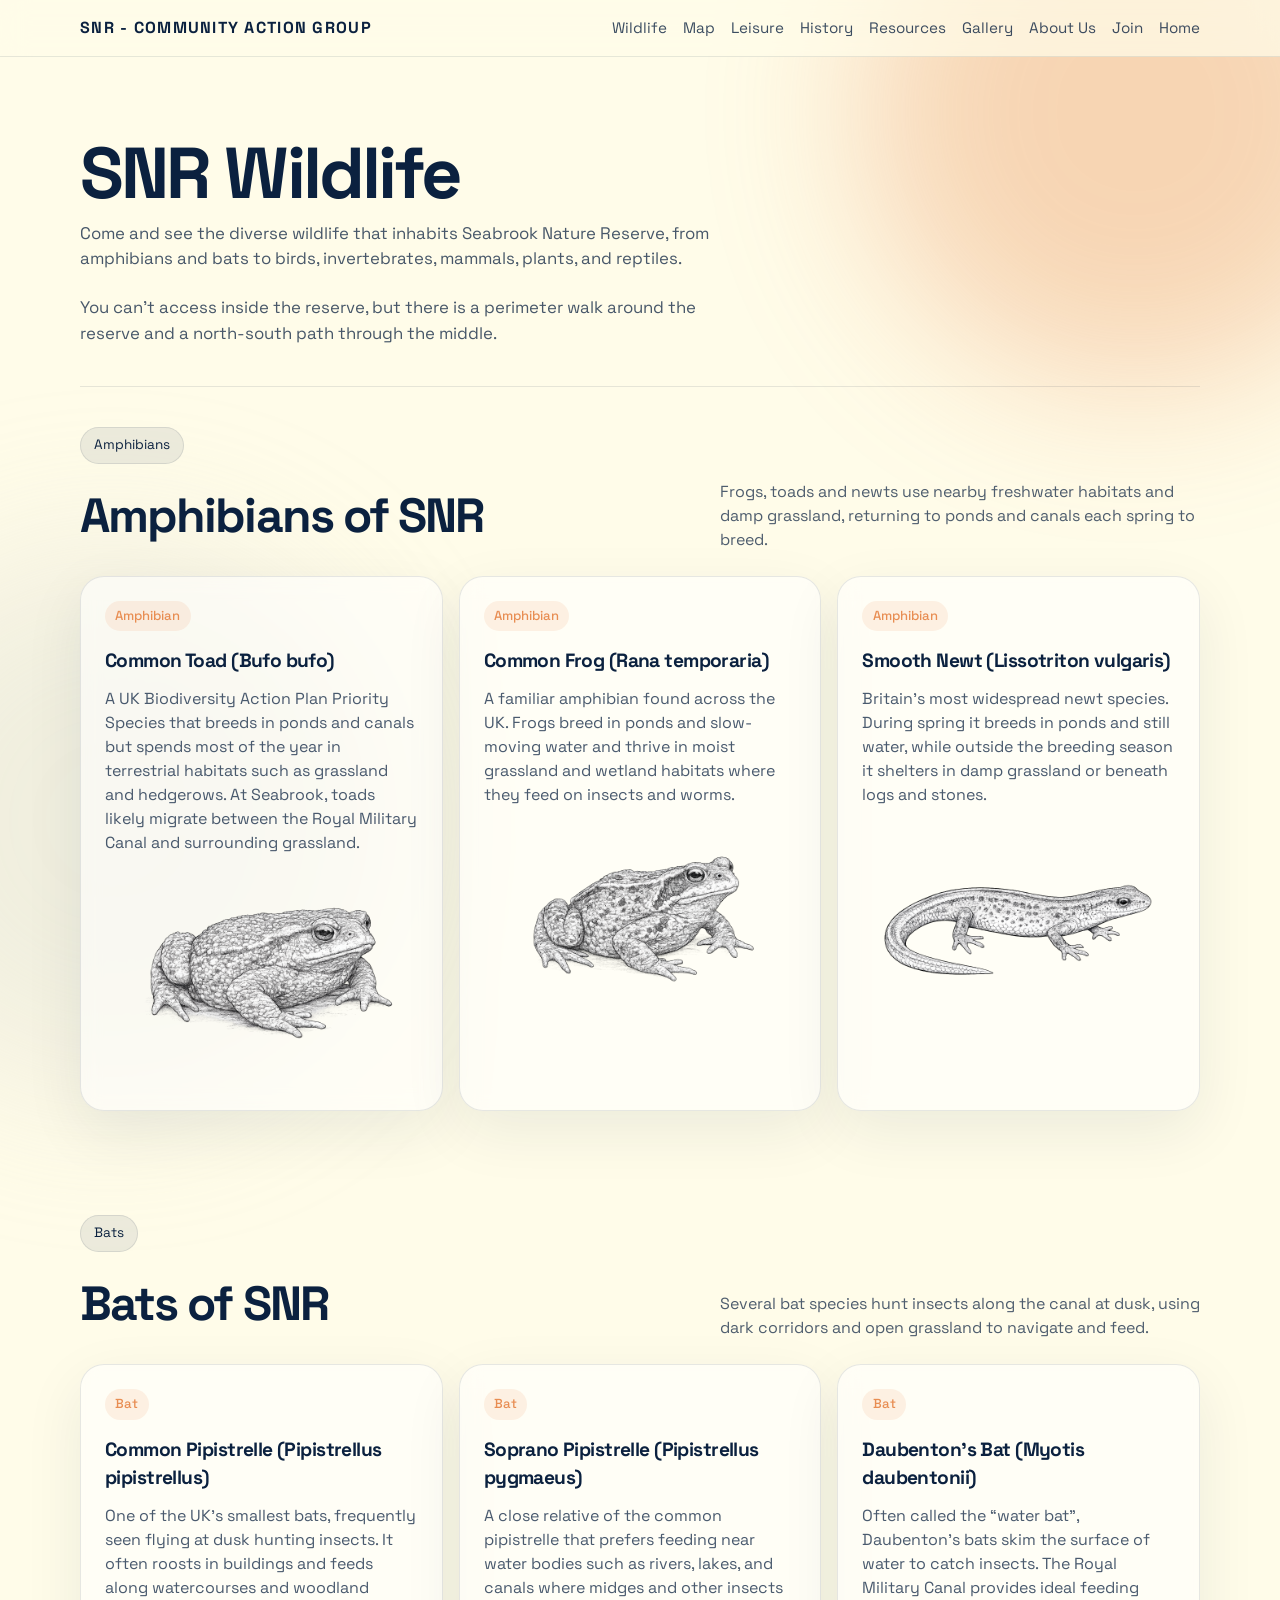
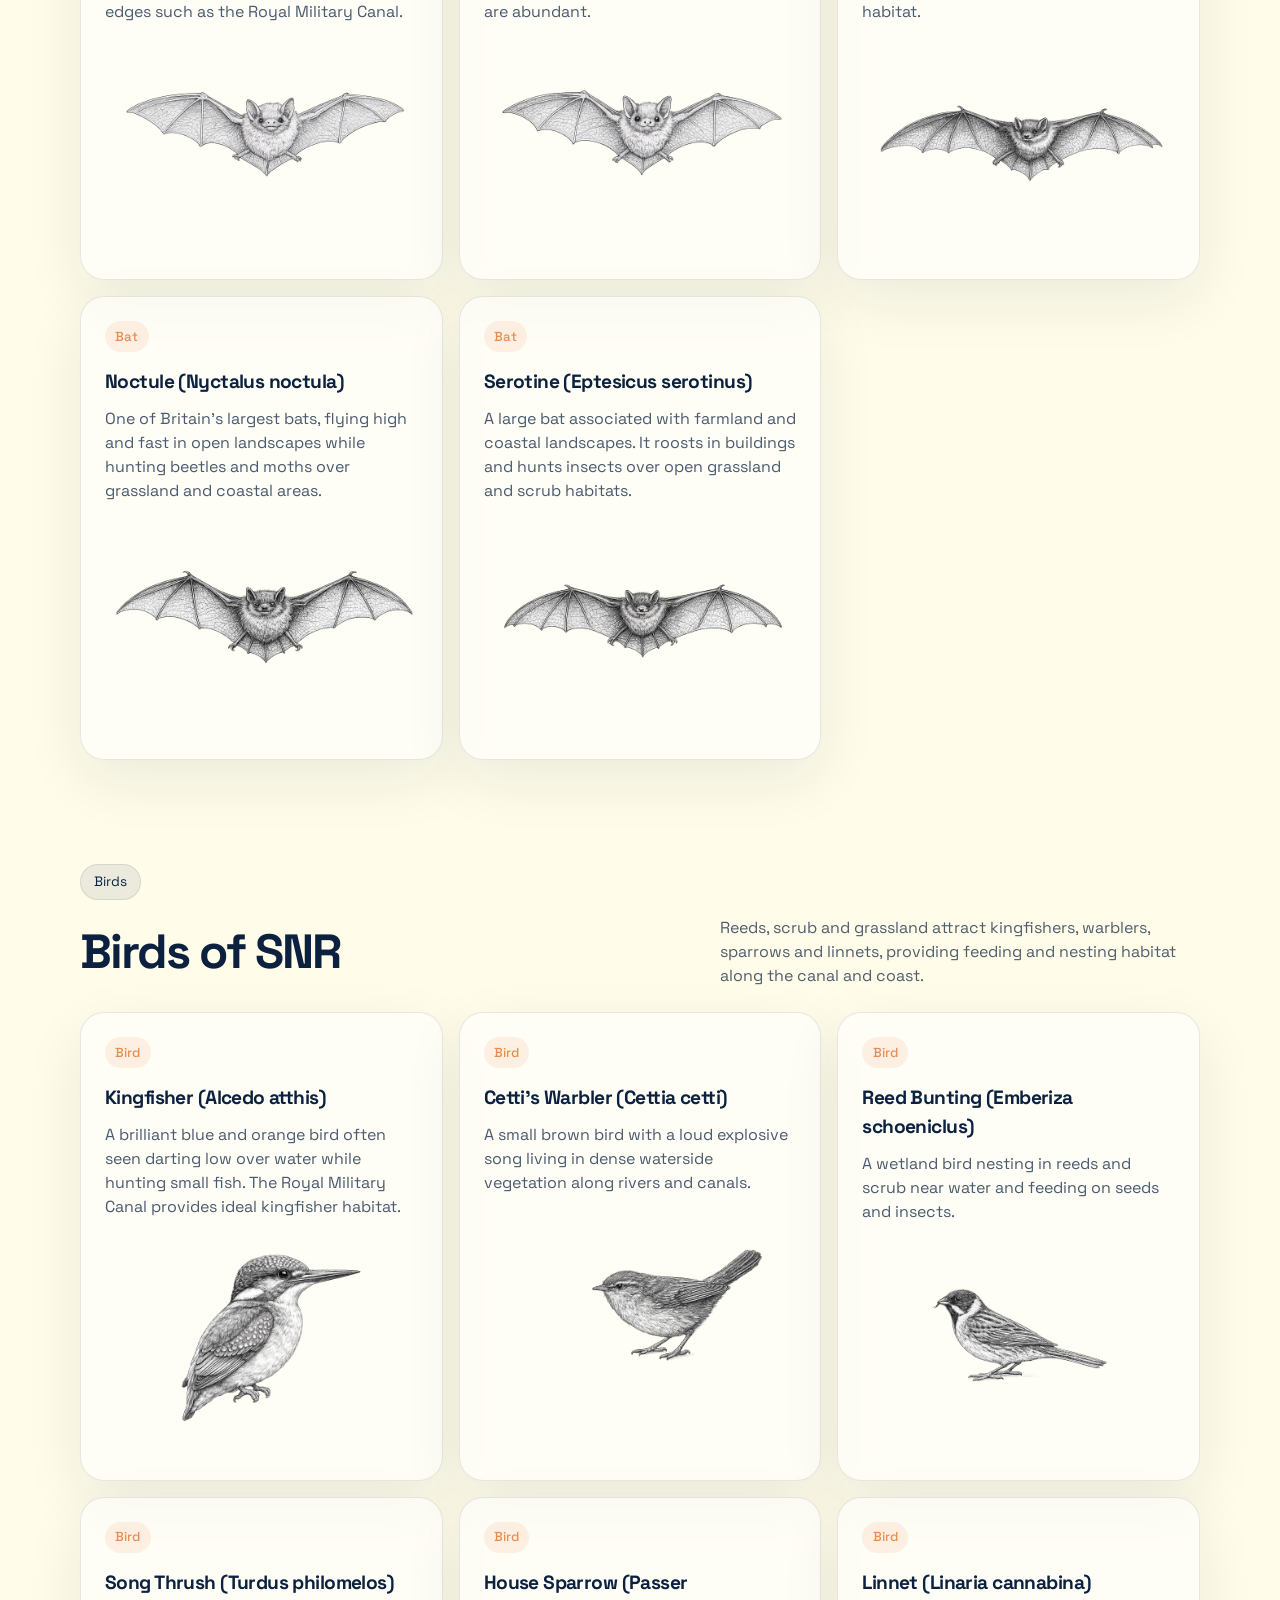
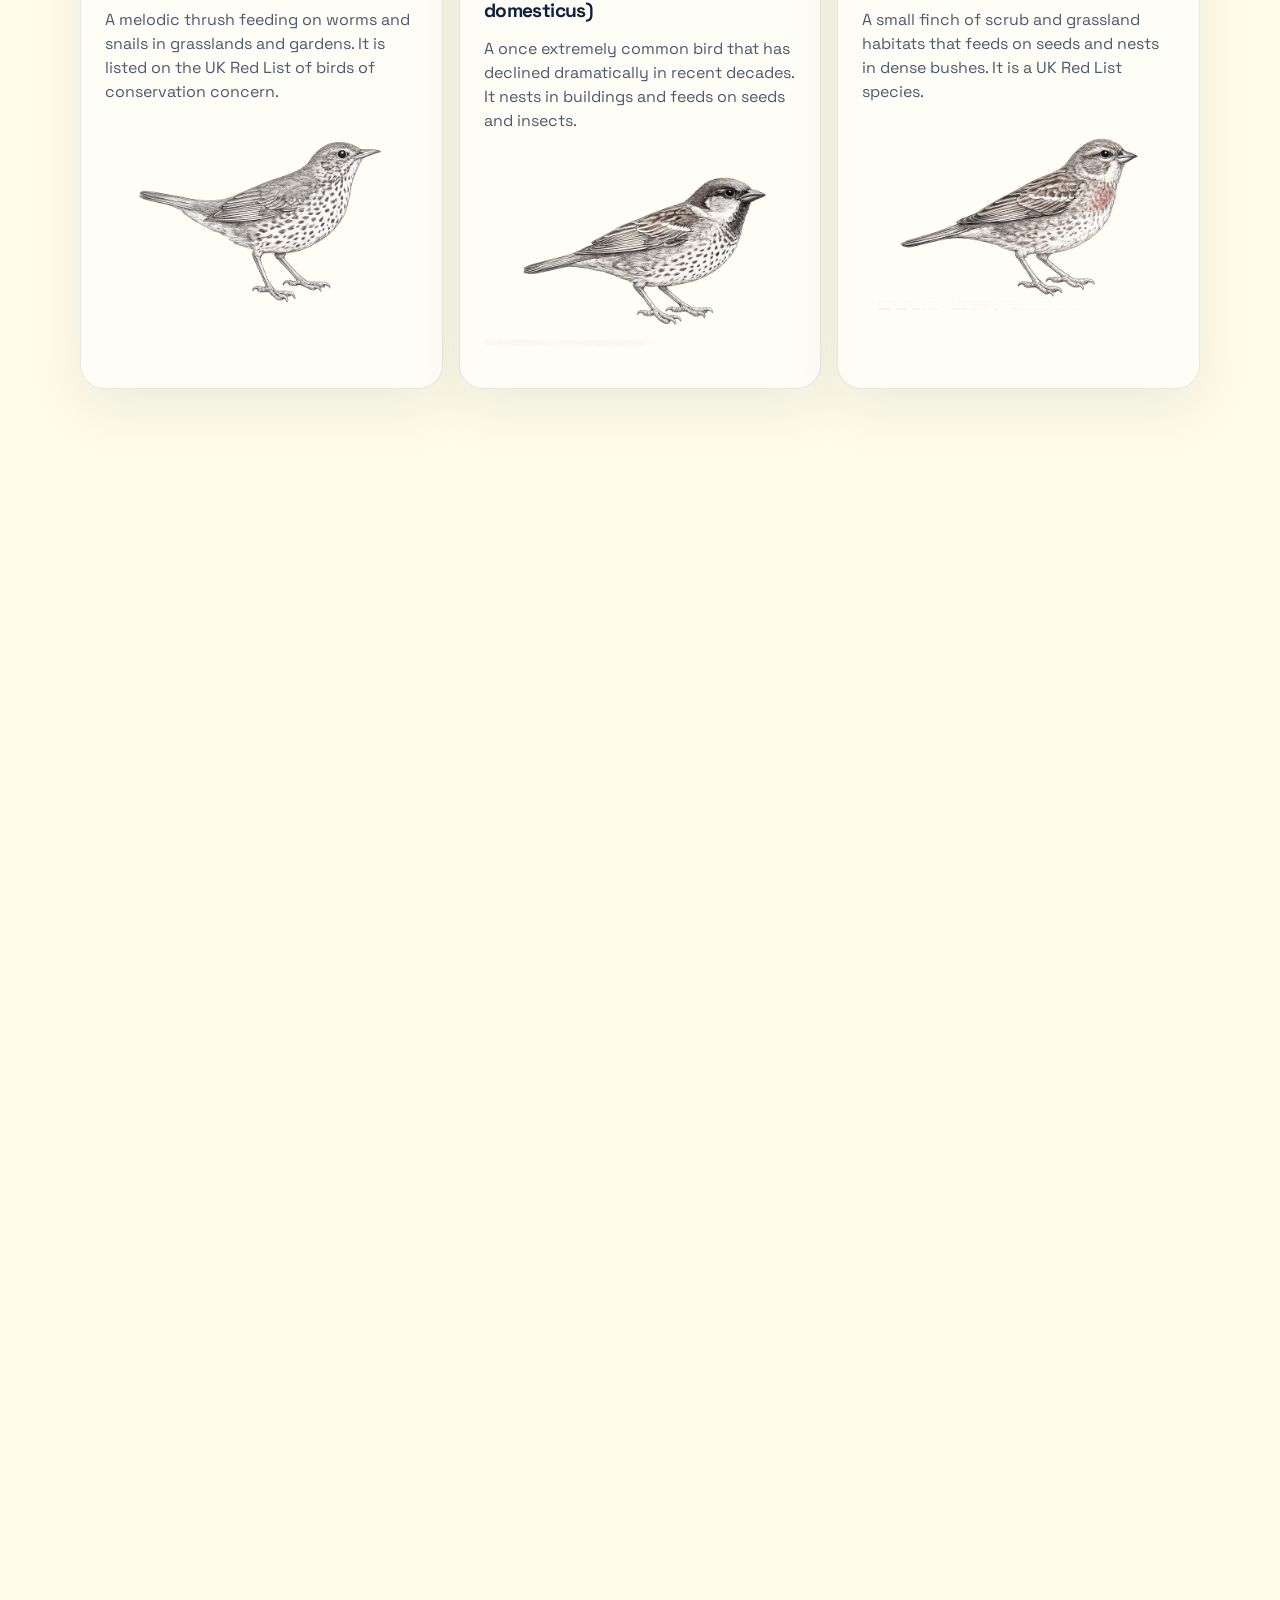
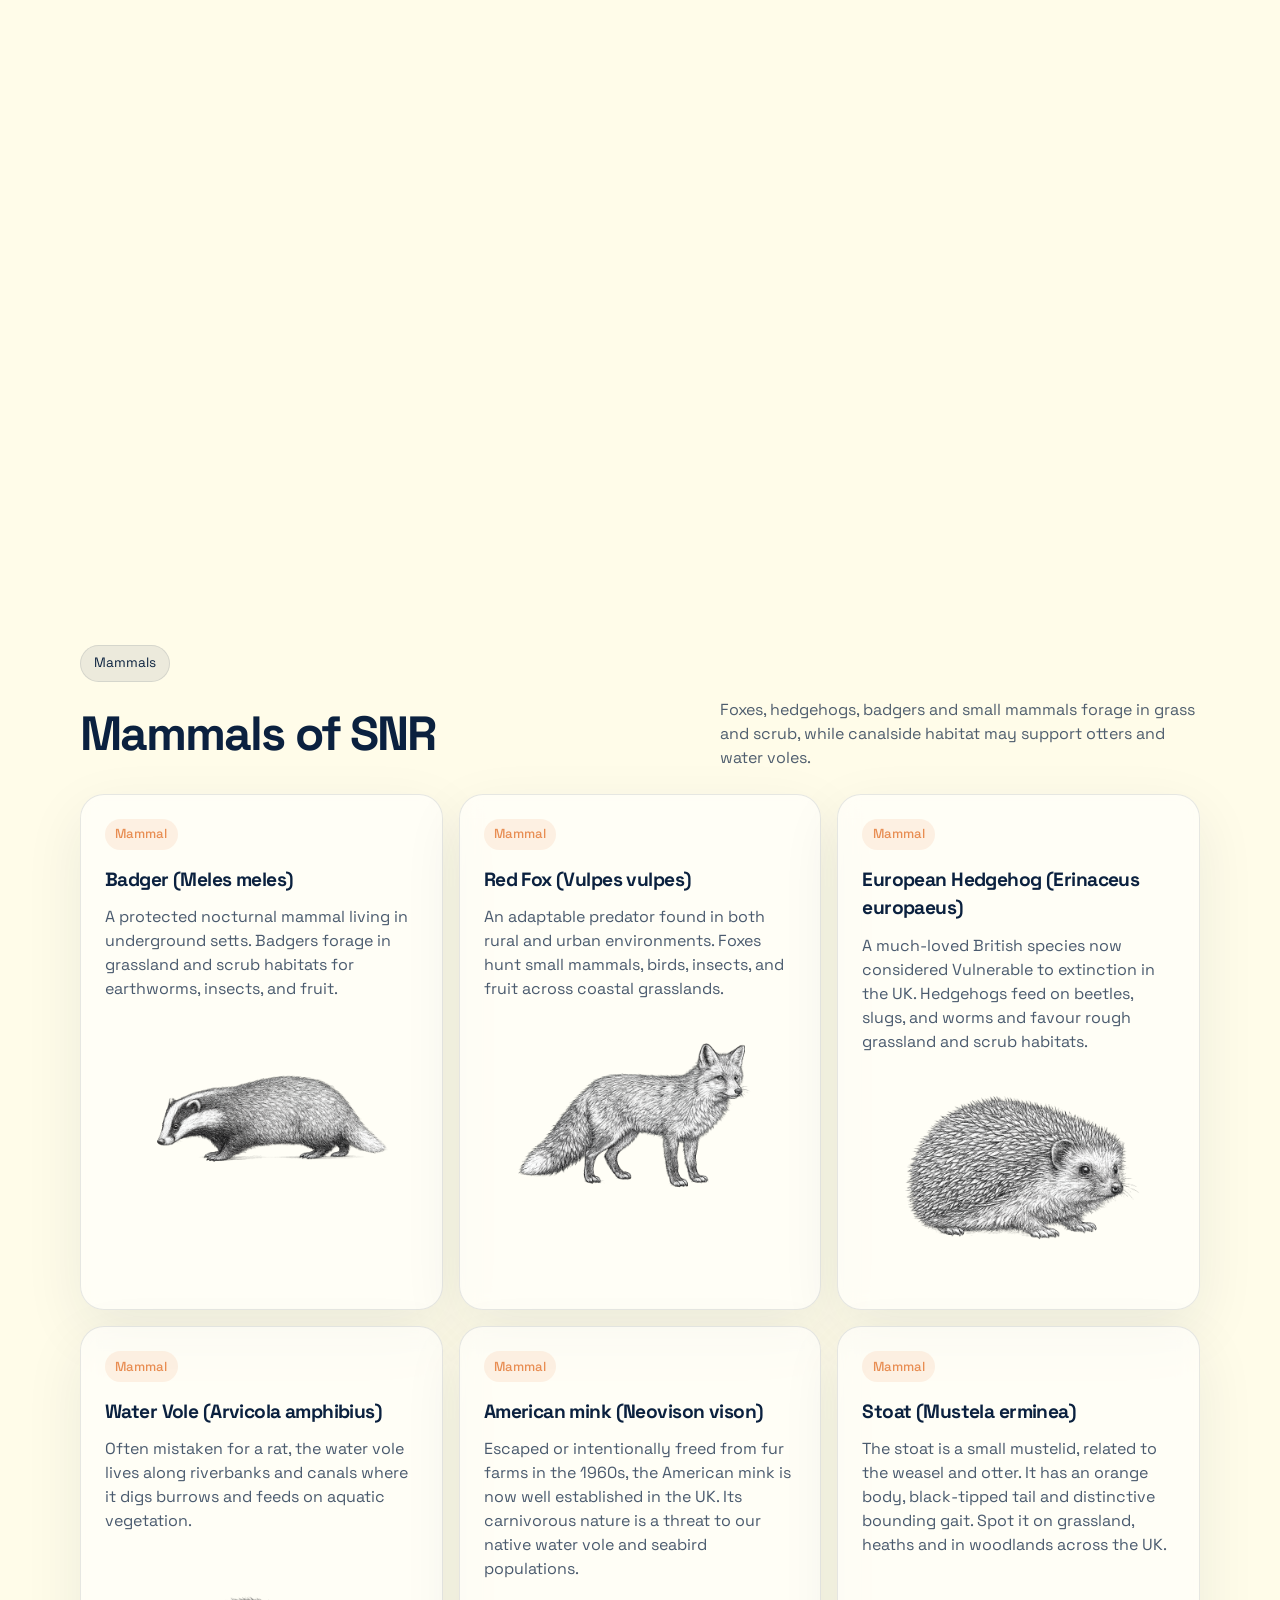
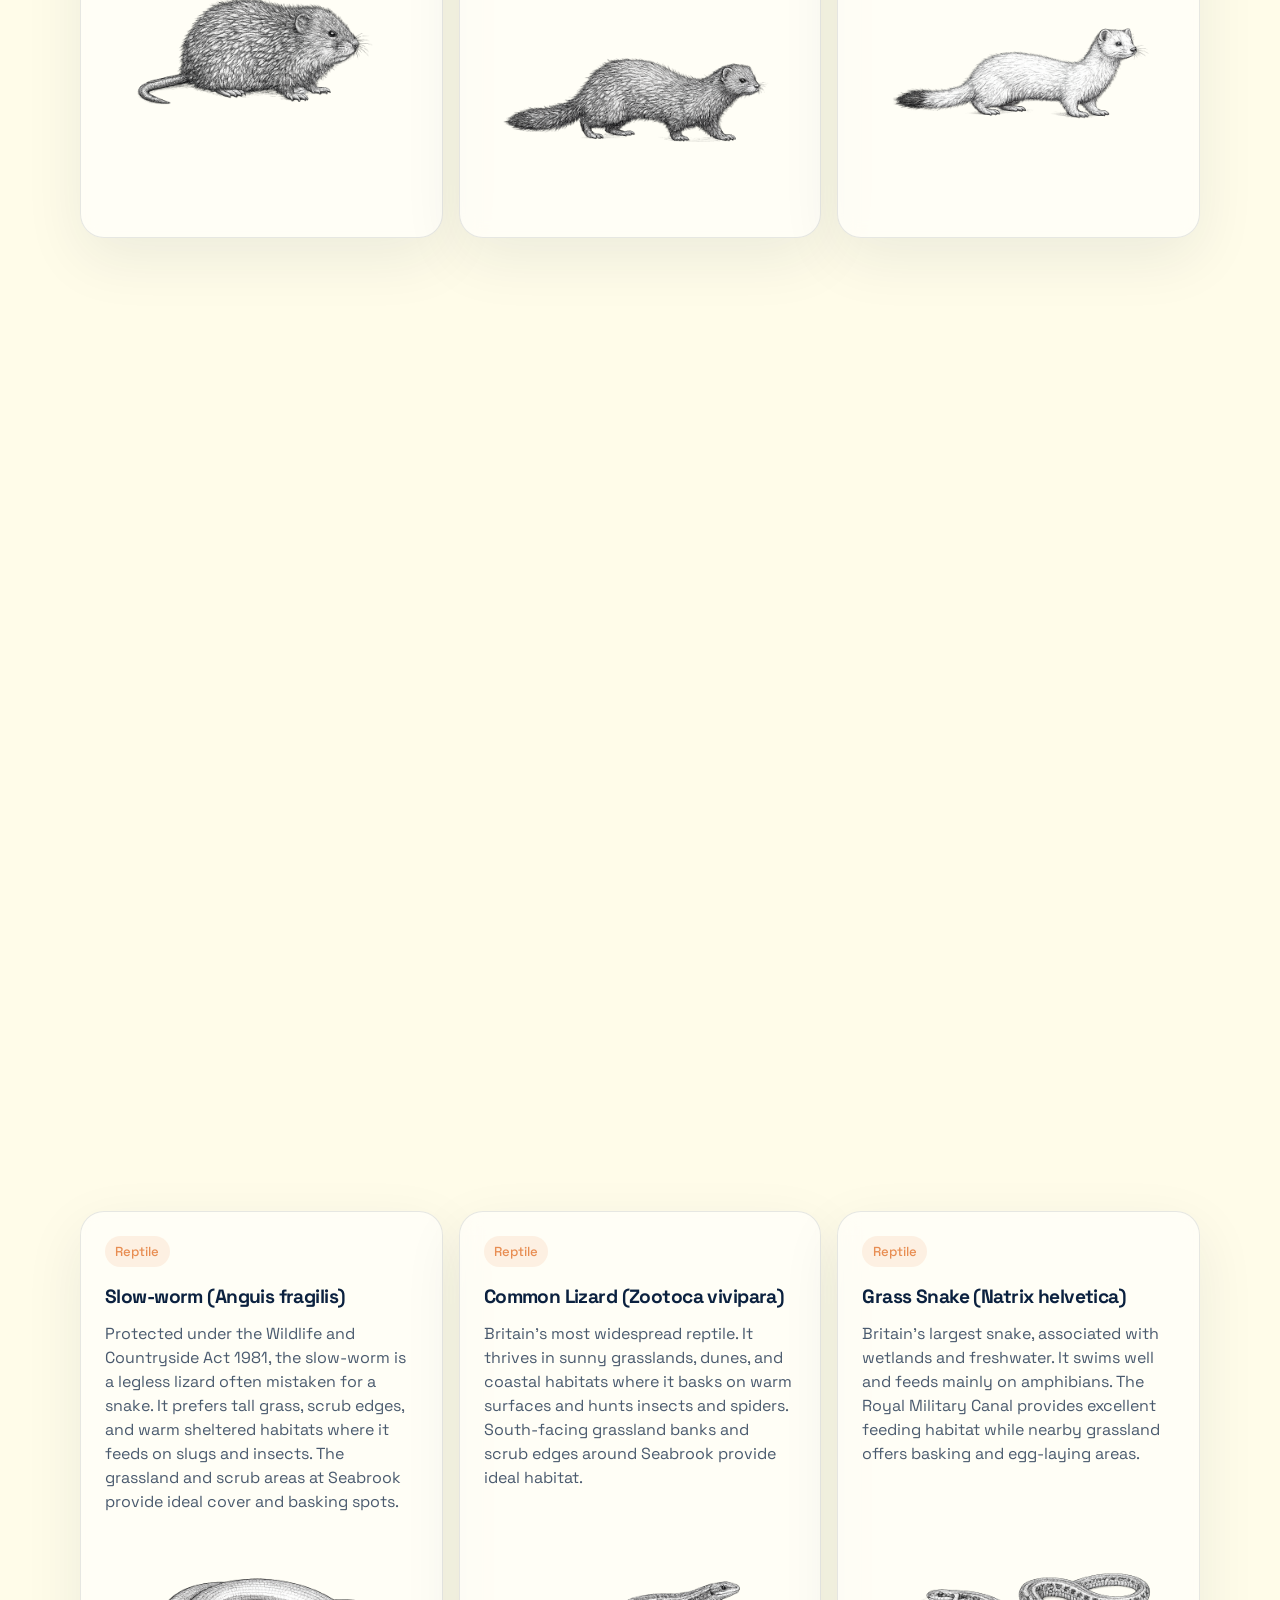
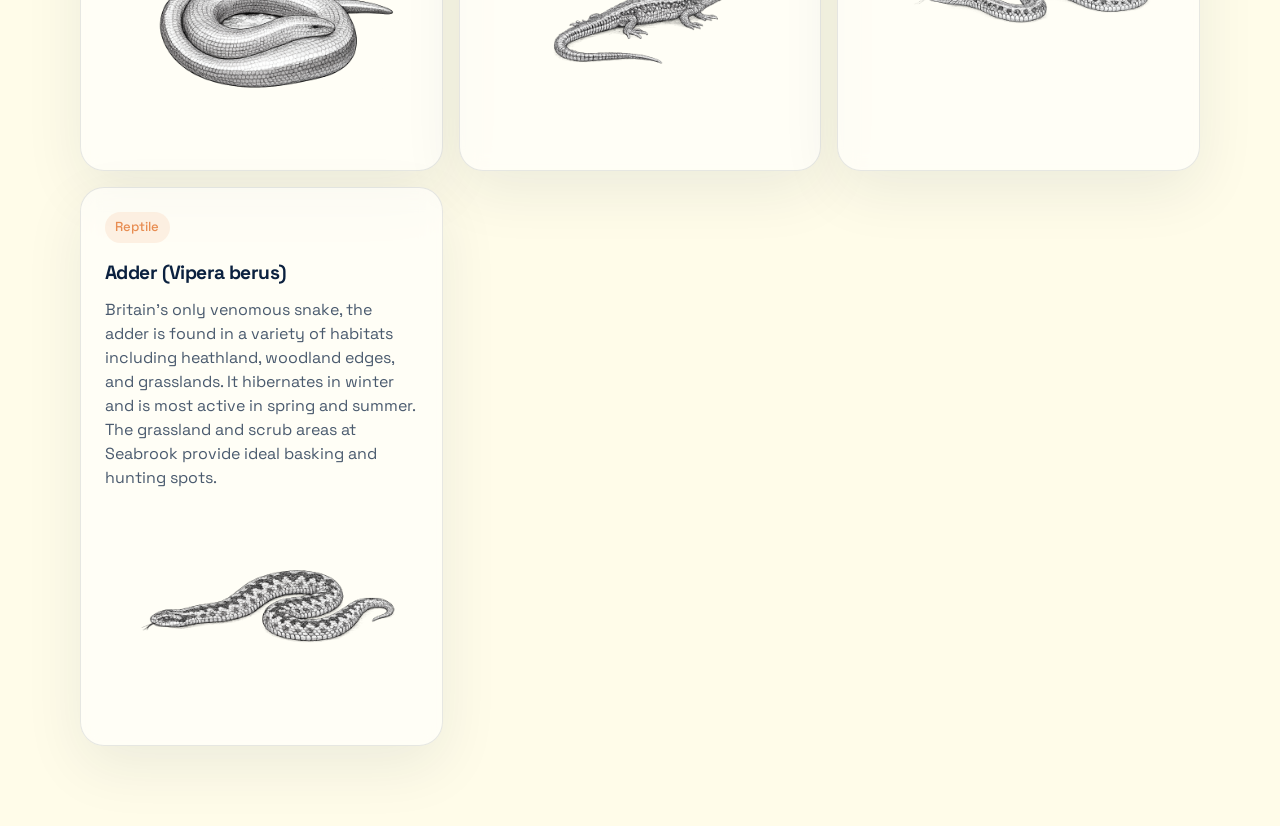
<file: wildlife.html>
<!DOCTYPE html>
<html lang="en">
<head>
  <meta charset="UTF-8" />
  <meta name="viewport" content="width=device-width, initial-scale=1.0" />
  <title>Seabrook Nature Reserve - Community Action Group</title>


<meta name="description" content="Seabrook Nature Reserve Community Action Group is bringing people together to protect, restore and celebrate the wildlife, history and coastal landscape of Seabrook, Prince's Parade and the Royal Military Canal." />
<meta name="keywords" content="Seabrook Nature Reserve, Seabrook, Prince's Parade, Royal Military Canal, community action group, local wildlife, conservation, Hythe, Kent, coastal habitat, nature reserve" />
<meta name="author" content="Seabrook Nature Reserve Community Action Group" />
<meta name="robots" content="index, follow" />
<meta name="theme-color" content="#fffce9" />
<link rel="stylesheet" href="style.css" />

<link rel="canonical" href="https://seabrooknaturereserve.co.uk" />

<meta property="og:type" content="website" />
<meta property="og:title" content="Seabrook Nature Reserve Community Action Group" />
<meta property="og:description" content="A community group forming to protect and support the future of Seabrook Nature Reserve, its wildlife, history and coastal landscape." />
<meta property="og:url" content="https://seabrooknaturereserve.co.uk/" />
<meta property="og:site_name" content="Seabrook Nature Reserve Community Action Group" />
<meta property="og:image:alt" content="Seabrook coastline, Royal Military Canal and nature reserve landscape" />
<meta property="og:locale" content="en_GB" />

<meta name="twitter:card" content="summary_large_image" />
<meta name="twitter:title" content="Seabrook Nature Reserve Community Action Group" />
<meta name="twitter:description" content="Helping protect the wildlife, history and coastal landscape of Seabrook, Prince's Parade and the Royal Military Canal." />


  <link rel="preconnect" href="https://fonts.googleapis.com">
  <link rel="preconnect" href="https://fonts.gstatic.com" crossorigin>
  <link href="https://fonts.googleapis.com/css2?family=Space+Grotesk:wght@400;500;700&display=swap" rel="stylesheet">
  


<!-- MailerLite Universal -->
<script>
    (function(w,d,e,u,f,l,n){w[f]=w[f]||function(){(w[f].q=w[f].q||[])
    .push(arguments);},l=d.createElement(e),l.async=1,l.src=u,
    n=d.getElementsByTagName(e)[0],n.parentNode.insertBefore(l,n);})
    (window,document,'script','https://assets.mailerlite.com/js/universal.js','ml');
    ml('account', '2205703');
</script>
<!-- End MailerLite Universal -->


</head>
<body>
<header class="nav">
  <div class="wrap nav-inner">
    <div class="brand">SNR - Community Action Group</div>

    <button class="menu-toggle" aria-expanded="false" aria-controls="site-menu" aria-label="Toggle menu">
      Menu
    </button>

    <nav class="nav-links" id="site-menu">
      <div class="nav-item">
        <button class="dropdown-toggle" aria-expanded="false">
          Wildlife
        </button>
        <div class="dropdown">
<a href="wildlife.html#amphibians">Amphibians</a>
<a href="wildlife.html#bats">Bats</a>
<a href="wildlife.html#birds">Birds</a>
<a href="wildlife.html#invertebrates">Invertebrates</a>
<a href="wildlife.html#mammals">Mammals</a>
<a href="wildlife.html#plants">Plants</a>
<a href="wildlife.html#reptiles">Reptiles</a>
        </div>
      </div>
        <a href="map.html">Map</a>
        <a href="leisure.html">Leisure</a>
        <a href="history.html">History</a>
        <a href="resources.html">Resources</a>
        <a href="gallery.html">Gallery</a>
        <a href="about-us.html">About Us</a>
        <a href="join.html">Join</a>
        <a href="index.html">Home</a>
    </nav>
  </div>
</header>

<main>




<section class="page-title wrap" id="wildlife">
  <div class="reveal visible">
    <h1>SNR Wildlife</h1>
    <p>Come and see the diverse wildlife that inhabits Seabrook Nature Reserve, from amphibians and bats to birds, invertebrates, mammals, plants, and reptiles. </p><br><p>You can't access inside the reserve, but there is a perimeter walk around the reserve and a north-south path through the middle.</p>
  </div>
</section>

   


 <section class="section wrap" id="amphibians">
    <div class="section-header reveal">
        <div>
        <div class="eyebrow">Amphibians</div>
        <h2>Amphibians of SNR</h2>
        </div>
        <p>
         Frogs, toads and newts use nearby freshwater habitats and damp grassland, returning to ponds and canals each spring to breed.
        </p>
    </div>

    <div class="cards">

        <article class="panel card reveal">
        <div>
            <div class="card-badge">Amphibian</div>
            <h3>Common Toad (Bufo bufo)</h3>
            <p>A UK Biodiversity Action Plan Priority Species that breeds in ponds and canals but spends most of the year in terrestrial habitats such as grassland and hedgerows. At Seabrook, toads likely migrate between the Royal Military Canal and surrounding grassland.</p>
            <img src="wildlife/commontoad.png" alt="a common toad amphibian illustration" class="animals" />
        </div>
        </article>

        <article class="panel card reveal">
        <div>
            <div class="card-badge">Amphibian</div>
            <h3>Common Frog (Rana temporaria)</h3>
            <p>A familiar amphibian found across the UK. Frogs breed in ponds and slow-moving water and thrive in moist grassland and wetland habitats where they feed on insects and worms.</p>
            <img src="wildlife/commonfrog.png" alt="a common frog amphibian illustration" class="animals" />
        </div>
        </article>
        
        <article class="panel card reveal">
        <div>
            <div class="card-badge">Amphibian</div>
            <h3>Smooth Newt (Lissotriton vulgaris)</h3>
            <p>Britain’s most widespread newt species. During spring it breeds in ponds and still water, while outside the breeding season it shelters in damp grassland or beneath logs and stones.</p>
            <img src="wildlife/smoothnewt.png" alt="a smooth newt amphibian illustration" class="animals" />
        </div>
        </article>

    </div>
</section>


<section class="section wrap" id="bats">
        <div class="section-header reveal">
            <div>
            <div class="eyebrow">Bats</div>
            <h2>Bats of SNR</h2>
            </div>
            <p>
            Several bat species hunt insects along the canal at dusk, using dark corridors and open grassland to navigate and feed.
            </p>
        </div>

    <div class="cards">

        <article class="panel card reveal">
        <div>
            <div class="card-badge">Bat</div>
            <h3>Common Pipistrelle (Pipistrellus pipistrellus)</h3>
            <p>One of the UK’s smallest bats, frequently seen flying at dusk hunting insects. It often roosts in buildings and feeds along watercourses and woodland edges such as the Royal Military Canal.</p>
            <img src="wildlife/commonpipistrelle.png" alt="a common pipistrelle bat illustration" class="animals" />
        </div>
        </article>

        <article class="panel card reveal">
        <div>
            <div class="card-badge">Bat</div>
            <h3>Soprano Pipistrelle (Pipistrellus pygmaeus)</h3>
            <p>A close relative of the common pipistrelle that prefers feeding near water bodies such as rivers, lakes, and canals where midges and other insects are abundant.</p>
            <img src="wildlife/soprano.png" alt="a soprano pipistrelle bat illustration" class="animals" />
        </div>
        </article>

        <article class="panel card reveal">
        <div>
            <div class="card-badge">Bat</div>
            <h3>Daubenton’s Bat (Myotis daubentonii)</h3>
            <p>Often called the “water bat”, Daubenton’s bats skim the surface of water to catch insects. The Royal Military Canal provides ideal feeding habitat.</p>
            <img src="wildlife/daubentons.png" alt="a daubenton's bat illustration" class="animals" />
        </div>
        </article>

        <article class="panel card reveal">
        <div>
            <div class="card-badge">Bat</div>
            <h3>Noctule (Nyctalus noctula)</h3>
            <p>One of Britain’s largest bats, flying high and fast in open landscapes while hunting beetles and moths over grassland and coastal areas.</p>
            <img src="wildlife/noctule.png" alt="a noctule bat illustration" class="animals" />
        </div>
        </article>

        <article class="panel card reveal">
        <div>
            <div class="card-badge">Bat</div>
            <h3>Serotine (Eptesicus serotinus)</h3>
            <p>A large bat associated with farmland and coastal landscapes. It roosts in buildings and hunts insects over open grassland and scrub habitats.</p>
            <img src="wildlife/serotine.png" alt="a serotine bat illustration" class="animals" />
        </article>
    </div>
</section>


<section class="section wrap" id="birds">
    <div class="section-header reveal">
        <div>
          <div class="eyebrow">Birds</div>
          <h2>Birds of SNR</h2>
        </div>
        <p>
          Reeds, scrub and grassland attract kingfishers, warblers, sparrows and linnets, providing feeding and nesting habitat along the canal and coast.
        </p>
    </div>

    <div class="cards">

        <article class="panel card reveal">
        <div>
            <div class="card-badge">Bird</div>
            <h3>Kingfisher (Alcedo atthis)</h3>
            <p>A brilliant blue and orange bird often seen darting low over water while hunting small fish. The Royal Military Canal provides ideal kingfisher habitat.</p>
            <img src="wildlife/Kingfisher.png" alt="a kingfisher bird illustration" class="animals" />
        </div>
        </article>

        <article class="panel card reveal">
        <div>
            <div class="card-badge">Bird</div>
            <h3>Cetti’s Warbler (Cettia cetti)</h3>
            <p>A small brown bird with a loud explosive song living in dense waterside vegetation along rivers and canals.</p>
            <img src="wildlife/warbler.png" alt="a cetti's warbler bird illustration" class="animals" />
        </div>
        </article>

        <article class="panel card reveal">
        <div>
            <div class="card-badge">Bird</div>
            <h3>Reed Bunting (Emberiza schoeniclus)</h3>
            <p>A wetland bird nesting in reeds and scrub near water and feeding on seeds and insects.</p>
            <img src="wildlife/reedbunting.png" alt="a reed bunting bird illustration" class="animals" />
        </div>
        </article>

        <article class="panel card reveal">
        <div>
            <div class="card-badge">Bird</div>
            <h3>Song Thrush (Turdus philomelos)</h3>
            <p>A melodic thrush feeding on worms and snails in grasslands and gardens. It is listed on the UK Red List of birds of conservation concern.</p>
            <img src="wildlife/songthrush.png" alt="a song thrush bird illustration" class="animals" />
        </div>
        </article>

        <article class="panel card reveal">
        <div>
            <div class="card-badge">Bird</div>
            <h3>House Sparrow (Passer domesticus)</h3>
            <p>A once extremely common bird that has declined dramatically in recent decades. It nests in buildings and feeds on seeds and insects.</p>
            <img src="wildlife/HouseSparrow.png" alt="a house sparrow bird illustration" class="animals" />
        </div>
        </article>

        <article class="panel card reveal">
        <div>
            <div class="card-badge">Bird</div>
            <h3>Linnet (Linaria cannabina)</h3>
            <p>A small finch of scrub and grassland habitats that feeds on seeds and nests in dense bushes. It is a UK Red List species.</p>
            <img src="wildlife/Linnet.png" alt="a linnet bird illustration" class="animals" />
        </div>
        </article>

        <article class="panel card reveal">
        <div>
            <div class="card-badge">Bird</div>
            <h3>Starling (Sturnus vulgaris)</h3>
            <!-- H Whatsapp-->
            <p>A familiar bird famous for spectacular winter murmurations. Starlings feed on insects in grasslands and are also on the UK Red List.</p>
            <img src="wildlife/starling.png" alt="a starling bird illustration" class="animals" />
        </div>
        </article>



        <article class="panel card reveal">
        <div>
            <div class="card-badge">Bird</div>
            <h3>Swallow (Hirundo rustica)</h3>
            <!-- H Whatsapp-->
            <p>A migratory bird known for its graceful flight and long forked tail. Swallows feed on insects in flight and are often seen around water and open fields.</p>
            <img src="wildlife/swallow.png" alt="a swallow bird illustration" class="animals" />
        </div>
        </article>


        <article class="panel card reveal">
        <div>
            <div class="card-badge">Bird</div>
            <h3>Swift (Apus apus)</h3>
            <!-- H Whatsapp-->
            <p>A migratory bird known for its incredible aerial abilities, spending most of its life in flight. Swifts feed on insects caught in the air and are often seen around water and open fields.</p>
            <img src="wildlife/swift.png" alt="a swift bird illustration" class="animals" />
        </div>
        </article>


                <article class="panel card reveal">
        <div>
            <div class="card-badge">Bird</div>
            <h3>House Martin (Delichon urbicum)</h3>
            <!-- H Whatsapp-->
            <p>A migratory bird known for its graceful flight and long forked tail. House Martins feed on insects in flight and are often seen around water and open fields.</p>
            <img src="wildlife/housemartin.png" alt="a house martin bird illustration" class="animals" />
        </div>
        </article>

                        <article class="panel card reveal">
        <div>
            <div class="card-badge">Bird</div>
            <h3>Sand Martin (Riparia riparia)</h3>
            <!-- H Whatsapp-->
            <p>A migratory bird known for its graceful flight and long forked tail. Sand Martins feed on insects in flight and are often seen around water and open fields.</p>
            <img src="wildlife/sandmartin.png" alt="a sand martin bird illustration" class="animals" />
        </div>
        </article>

    </div>
</section>


 <section class="section wrap" id="invertebrates">
        <div class="section-header reveal">
            <div>
                <div class="eyebrow">Invertebrates</div>
                    <h2>Invertebrates of SNR</h2>
                </div>
            <p>
            Bees, butterflies and beetles pollinate flowers and recycle nutrients, supporting the wider ecosystem and providing food for birds and reptiles.
            </p>
        </div>

    <div class="cards">
        <article class="panel card reveal">
        <div>
            <div class="card-badge">Invertebrate</div>
            <h3>Brown-banded Carder Bee (Bombus humilis)</h3>
            <p>A rare bumblebee associated with flower-rich grasslands and coastal habitats where it feeds on nectar from plants such as knapweed and vetch.</p>
            <img src="wildlife/bee.png" alt="a brown-banded carder bee invertebrate illustration" class="animals" style="max-width: 66%;" />
        </div>
        </article>

        <article class="panel card reveal">
        <div>
            <div class="card-badge">Invertebrate</div>
            <h3>Shrill Carder Bee (Bombus sylvarum)</h3>
            <p>One of the UK’s rarest bumblebees, now mainly confined to southern England and dependent on unimproved flower-rich grasslands.</p>
            <img src="wildlife/shrill.png" alt="a shrill carder bee invertebrate illustration" class="animals" />
        </div>
        </article>

        <article class="panel card reveal">
        <div>
            <div class="card-badge">Invertebrate</div>
            <h3>Short-haired Bumblebee (Bombus subterraneus)</h3>
            <p>A species once extinct in the UK and recently reintroduced in Kent. It thrives in large areas of flower-rich grassland.</p>
            <img src="wildlife/shorthairedbumblebee.png" alt="a short-haired bumblebee illustration" class="animals" />
        </div>
        </article>
    </div>
</section>



 <section class="section wrap" id="mammals">
        <div class="section-header reveal">
            <div>
                <div class="eyebrow">Mammals</div>
                    <h2>Mammals of SNR</h2>
                </div>
            <p>
            Foxes, hedgehogs, badgers and small mammals forage in grass and scrub, while canalside habitat may support otters and water voles.
            </p>
        </div>

    <div class="cards">
        <article class="panel card reveal">
        <div>
            <div class="card-badge">Mammal</div>
            <h3>Badger (Meles meles)</h3>
            <p>A protected nocturnal mammal living in underground setts. Badgers forage in grassland and scrub habitats for earthworms, insects, and fruit.</p>
            <img src="wildlife/badger.png" alt="a badger mammal illustration" class="animals" />
        </div>
        </article>

        <article class="panel card reveal">
        <div>
            <div class="card-badge">Mammal</div>
            <h3>Red Fox (Vulpes vulpes)</h3>
            <p>An adaptable predator found in both rural and urban environments. Foxes hunt small mammals, birds, insects, and fruit across coastal grasslands.</p>
            <img src="wildlife/redfox.png" alt="a red fox mammal illustration" class="animals" />
        </div>
        </article>

        <article class="panel card reveal">
        <div>
            <div class="card-badge">Mammal</div>
            <h3>European Hedgehog (Erinaceus europaeus)</h3>
            <p>A much-loved British species now considered Vulnerable to extinction in the UK. Hedgehogs feed on beetles, slugs, and worms and favour rough grassland and scrub habitats.</p>
            <img src="wildlife/hedgehog.png" alt="a European hedgehog mammal illustration" class="animals" />
        </div>
        </article>

<!-- Needs Citation
        <article class="panel card reveal">
        <div>
            <div class="card-badge">Mammal</div>
            <h3>European Otter (Lutra lutra)</h3>
            <p>An elusive aquatic mammal that lives along rivers and canals. Evidence of otters along the Royal Military Canal suggests a healthy aquatic ecosystem.</p>
        </div>
        </article>
      -->

        <article class="panel card reveal">
        <div>
            <div class="card-badge">Mammal</div>
            <h3>Water Vole (Arvicola amphibius)</h3>
            <p>Often mistaken for a rat, the water vole lives along riverbanks and canals where it digs burrows and feeds on aquatic vegetation.</p>
            <img src="wildlife/watervole.png" alt="a water vole mammal illustration" class="animals" />
        </div>
        </article>


                <article class="panel card reveal">
        <div>
          <!-- H on whatsapp Citation -->
            <div class="card-badge">Mammal</div>
            <h3>American mink (Neovison vison)</h3>
            <p>Escaped or intentionally freed from fur farms in the 1960s, the American mink is now well established in the UK. Its carnivorous nature is a threat to our native water vole and seabird populations.</p>
            <img src="wildlife/mink.png" alt="an American mink mammal illustration" class="animals" />
        </div>
        </article>


                        <article class="panel card reveal">
        <div>
          <!-- H on whatsapp Citation -->
            <div class="card-badge">Mammal</div>
            <h3>Stoat (Mustela erminea)</h3>
            <p>The stoat is a small mustelid, related to the weasel and otter. It has an orange body, black-tipped tail and distinctive bounding gait. Spot it on grassland, heaths and in woodlands across the UK.</p>
            <img src="wildlife/stoat.png" alt="a stoat mammal illustration" class="animals" />
        </div>
        </article>

    </div>
</section>



<section class="section wrap" id="plants">
        <div class="section-header reveal">
            <div>
                <div class="eyebrow">Plants</div>
                    <h2>Plants of SNR</h2>
                </div>
            <p>
            Coastal plants and wildflowers grow on shingle and grassland, stabilising soil and providing nectar and seeds for insects and birds.
            </p>
        </div>
    <div` class="cards">

        <article class="panel card reveal">
        <div>
            <div class="card-badge">Plant</div>
            <h3>Sea Kale (Crambe maritima)</h3>
            <p>A striking coastal plant with thick leaves and white flowers that grows on shingle beaches and helps stabilise coastal habitats.</p>
            <img src="wildlife/seakale.png" alt="a sea kale plant illustration" class="animals" />
        </div>
        </article>

        <article class="panel card reveal">
        <div>
            <div class="card-badge">Plant</div>
            <h3>Sea Beet (Beta vulgaris subsp. maritima)</h3>
            <p>The wild ancestor of cultivated beetroot that grows along coastal shingle and provides food for insects.</p>
            <img src="wildlife/seabeat.png" alt="a sea beet plant illustration" class="animals" />
        </div>
        </article>

        <article class="panel card reveal">
        <div>
            <div class="card-badge">Plant</div>
            <h3>Yellow Horned-poppy (Glaucium flavum)</h3>
            <p>A distinctive coastal plant with yellow flowers and long curved seed pods that thrives in sandy and shingle habitats.</p>
            <img src="wildlife/yellowhornedpoppy.png" alt="a yellow horned-poppy plant illustration" class="animals" />
        </div>
        </article>

    </div>
</section>


<section class="section wrap" id="reptiles">
        <div class="section-header reveal">
            <div>
                <div class="eyebrow">Reptile</div>
                    <h2>Reptiles of SNR</h2>
                </div>
            <p>
            Warm grassland supports slow-worms, common lizards and grass snakes, which bask in sunlight and shelter in vegetation and log piles.
            </p>
        </div>

    <div class="cards">
        <article class="panel card reveal">
        <div>
            <div class="card-badge">Reptile</div>
            <h3>Slow-worm (Anguis fragilis)</h3>
            <p>Protected under the Wildlife and Countryside Act 1981, the slow-worm is a legless lizard often mistaken for a snake. It prefers tall grass, scrub edges, and warm sheltered habitats where it feeds on slugs and insects. The grassland and scrub areas at Seabrook provide ideal cover and basking spots.</p>
            <img src="wildlife/slowworm.png" alt="a slow worm reptile illustration" class="animals" />
        </div>
        </article>

        <article class="panel card reveal">
        <div>
            <div class="card-badge">Reptile</div>
            <h3>Common Lizard (Zootoca vivipara)</h3>
            <p>Britain’s most widespread reptile. It thrives in sunny grasslands, dunes, and coastal habitats where it basks on warm surfaces and hunts insects and spiders. South-facing grassland banks and scrub edges around Seabrook provide ideal habitat.</p>
            <img src="wildlife/commonlizzard.png" alt="a common lizard reptile illustration" class="animals" />  
        </div>
        </article>

        <article class="panel card reveal">
        <div>
            <div class="card-badge">Reptile</div>
            <h3>Grass Snake (Natrix helvetica)</h3>
            <p>Britain’s largest snake, associated with wetlands and freshwater. It swims well and feeds mainly on amphibians. The Royal Military Canal provides excellent feeding habitat while nearby grassland offers basking and egg-laying areas.</p>
            <img src="wildlife/grasssnake.png" alt="a grass snake reptile illustration" class="animals" />
        </div>
        </article>

                <article class="panel card reveal">
        <div>
            <div class="card-badge">Reptile</div>
            <h3>Adder (Vipera berus)</h3>
            <!-- reported by H on WhatsApp-->
            <p>Britain’s only venomous snake, the adder is found in a variety of habitats including heathland, woodland edges, and grasslands. It hibernates in winter and is most active in spring and summer. The grassland and scrub areas at Seabrook provide ideal basking and hunting spots.</p>
            <img src="wildlife/adder.png" alt="an adder reptile illustration" class="animals" />
        </div>
        </article>

    </div>
</section>







  </main>

<script>
  const observer = new IntersectionObserver((entries) => {
    entries.forEach((entry) => {
      if (entry.isIntersecting) {
        entry.target.classList.add('visible');
      }
    });
  }, { threshold: 0.12 });

  document.querySelectorAll('.reveal').forEach((element, index) => {
    if (index !== 0) observer.observe(element);
  });

  const menuToggle = document.querySelector('.menu-toggle');
  const navLinks = document.querySelector('.nav-links');
  const dropdownToggle = document.querySelector('.dropdown-toggle');
  const navItem = document.querySelector('.nav-item');

  if (menuToggle && navLinks) {
    menuToggle.addEventListener('click', () => {
      const isOpen = navLinks.classList.toggle('open');
      menuToggle.setAttribute('aria-expanded', isOpen);
    });
  }

  if (dropdownToggle && navItem) {
    dropdownToggle.addEventListener('click', () => {
      const isOpen = navItem.classList.toggle('open');
      dropdownToggle.setAttribute('aria-expanded', isOpen);
    });
  }

  document.addEventListener('click', (event) => {
    if (navItem && !navItem.contains(event.target)) {
      navItem.classList.remove('open');
      if (dropdownToggle) dropdownToggle.setAttribute('aria-expanded', 'false');
    }
  });
</script>
  <!-- hello verifier :-) -->
</body>
</html>
</file>
<file: style.css>
:root {
      --bg: #fffce9;
      --text: #0b213f;
      --muted: #d5d6cd;
      --accent: #e88d52;
      --card: rgba(255, 255, 255, 0.58);
      --border: rgba(11, 33, 63, 0.1);
      --shadow: 0 20px 60px rgba(11, 33, 63, 0.08);
      --radius: 24px;
      --max-width: 1120px;
    }

    * {
      box-sizing: border-box;
      margin: 0;
      padding: 0;
    }

    html {
      scroll-behavior: smooth;
    }

    body {
      font-family: 'Space Grotesk', sans-serif;
      background: var(--bg);
      color: var(--text);
      line-height: 1.5;
      -webkit-font-smoothing: antialiased;
      overflow-x: hidden;
    }

    body::before,
    body::after {
      content: "";
      position: fixed;
      inset: auto;
      width: 34rem;
      height: 34rem;
      border-radius: 50%;
      filter: blur(80px);
      z-index: -1;
      opacity: 0.35;
      pointer-events: none;
    }

    body::before {
      top: -10rem;
      right: -8rem;
      background: var(--accent);
    }

    body::after {
      bottom: -12rem;
      left: -10rem;
      background: var(--muted);
    }

    .wrap {
      width: min(calc(100% - 2rem), var(--max-width));
      margin: 0 auto;
    }

    .nav {
      position: sticky;
      top: 0;
      z-index: 20;
      backdrop-filter: blur(14px);
      background: rgba(255, 252, 233, 0.72);
      border-bottom: 1px solid var(--border);
    }

    .nav-inner {
      display: flex;
      align-items: center;
      justify-content: space-between;
      padding: 1rem 0;
    }

    .brand {
      font-size: 1rem;
      font-weight: 700;
      letter-spacing: 0.08em;
      text-transform: uppercase;
    }

    .nav-links {
      display: flex;
      gap: 1rem;
      align-items: center;
    }

    .nav-links a {
      text-decoration: none;
      color: var(--text);
      font-size: 0.95rem;
      opacity: 0.8;
      transition: opacity 0.2s ease;
    }

    .nav-links a:hover {
      opacity: 1;
    }

    .button {
      display: inline-flex;
      align-items: center;
      justify-content: center;
      gap: 0.5rem;
      padding: 0.95rem 1.25rem;
      border-radius: 999px;
      border: 1px solid transparent;
      text-decoration: none;
      font-weight: 500;
      transition: transform 0.2s ease, box-shadow 0.2s ease, background 0.2s ease;
      cursor: pointer;
    }

    .button:hover {
      transform: translateY(-1px);
    }

    .button-primary {
      background: var(--accent);
      color: #fff;
      box-shadow: 0 12px 30px rgba(232, 141, 82, 0.25);
    }

    .button-secondary {
      background: rgba(213, 214, 205, 0.4);
      color: var(--text);
      border-color: var(--border);
    }

    .hero {
      min-height: calc(100vh - 76px);
      display: grid;
      align-items: center;
      padding: 4rem 0 5rem;
    }

    .hero-grid {
      display: grid;
      grid-template-columns: 1.15fr 0.85fr;
      gap: 2rem;
      align-items: center;
    }

    .eyebrow {
      display: inline-flex;
      align-items: center;
      gap: 0.5rem;
      padding: 0.45rem 0.8rem;
      background: rgba(213, 214, 205, 0.45);
      border: 1px solid var(--border);
      border-radius: 999px;
      font-size: 0.85rem;
      margin-bottom: 1rem;
    }

    .dot {
      width: 0.55rem;
      height: 0.55rem;
      border-radius: 50%;
      background: var(--accent);
      display: inline-block;
    }

    h1 {
      font-size: clamp(2.8rem, 7vw, 5.6rem);
      line-height: 0.95;
      letter-spacing: -0.05em;
      margin-bottom: 1rem;
      max-width: 9ch;
    }

    .hero p {
      font-size: 1.08rem;
      max-width: 54ch;
      opacity: 0.82;
      margin-bottom: 1.8rem;
    }

    .hero-actions {
      display: flex;
      gap: 0.9rem;
      flex-wrap: wrap;
    }

    .panel {
      background: var(--card);
      border: 1px solid var(--border);
      border-radius: var(--radius);
      padding: 1.5rem;
      box-shadow: var(--shadow);
      backdrop-filter: blur(10px);
    }

    .hero-card {
      padding: 1.75rem;
      display: grid;
      gap: 1rem;
    }

    .stat {
      display: flex;
      justify-content: space-between;
      align-items: end;
      padding: 1rem 0;
      border-bottom: 1px solid var(--border);
    }

    .stat:last-child {
      border-bottom: none;
      padding-bottom: 0;
    }

    .stat small {
      display: block;
      opacity: 0.6;
      margin-bottom: 0.2rem;
    }

    .stat strong {
      font-size: 1.6rem;
      letter-spacing: -0.04em;
    }

    .section {
      padding: 1.5rem 0 5rem;
    }

    .section-header {
      display: flex;
      align-items: end;
      justify-content: space-between;
      gap: 1rem;
      margin-bottom: 1.5rem;
    }

    h2 {
      font-size: clamp(1.8rem, 4vw, 3rem);
      letter-spacing: -0.04em;
    }

    .section-header p {
      max-width: 48ch;
      opacity: 0.72;
    }

    .cards {
      display: grid;
      grid-template-columns: repeat(3, minmax(0, 1fr));
      gap: 1rem;
    }

    .card {
      padding: 1.5rem;
      min-height: 220px;
      display: flex;
      flex-direction: column;
      justify-content: space-between;
    }

    .card-badge {
      width: fit-content;
      padding: 0.35rem 0.65rem;
      border-radius: 999px;
      background: rgba(232, 141, 82, 0.12);
      color: var(--accent);
      font-size: 0.82rem;
      font-weight: 500;
      margin-bottom: 1rem;
    }

    .card h3 {
      font-size: 1.2rem;
      margin-bottom: 0.65rem;
      letter-spacing: -0.03em;
    }

    .card p {
      opacity: 0.74;
    }

    .cta {
      padding-bottom: 6rem;
    }

    .cta-box {
      display: grid;
      grid-template-columns: 1fr auto;
      gap: 1rem;
      align-items: center;
      padding: 1.5rem;
    }

    .reveal {
      opacity: 0;
      transform: translateY(18px);
      transition: opacity 0.7s ease, transform 0.7s ease;
    }

    .reveal.visible {
      opacity: 1;
      transform: translateY(0);
    }

    @media (max-width: 900px) {
      .hero-grid,
      .cards,
      .cta-box {
        grid-template-columns: 1fr;
      }

      .nav-links {
        display: none;
      }

      .hero {
        min-height: auto;
        padding-top: 3rem;
      }
    }

    @media (max-width: 640px) {
      .wrap {
        width: min(calc(100% - 1.25rem), var(--max-width));
      }

      .section-header {
        align-items: start;
        flex-direction: column;
      }

      .hero-actions {
        flex-direction: column;
        align-items: stretch;
      }

      .button {
        width: 100%;
      }

    }
    
      .animals {
        max-width: 100%;
        margin-top: 1rem;
      }

.form-container {
  margin-top: 2rem;
  max-width: 200px;
}


.qr-code {
  float: right;
  width: 160px;
  height: 160px;
  margin-top: 1rem;
  margin-left: 1rem;
  object-fit: contain;
  background: white;
  padding: 10px;
  border-radius: 12px;
  border: 1px solid var(--border);
}
a {
  overflow-wrap: anywhere;
  word-break: break-word;}

.menu-toggle {
  display: none;
  font: inherit;
  background: transparent;
  border: 1px solid var(--border);
  color: var(--text);
  padding: 0.7rem 1rem;
  border-radius: 999px;
  cursor: pointer;
}


.dropdown-toggle {
  font: inherit;
  background: transparent;
  border: 0;
  color: var(--text);
  font-size: 0.95rem;
  opacity: 0.8;
  cursor: pointer;
  padding: 0;
}

.dropdown-toggle:hover {
  opacity: 1;
}

.nav-item {
  position: relative;
  padding-bottom: 0.75rem;
  margin-bottom: -0.75rem;
}

.dropdown {
  position: absolute;
  top: 100%;
  left: 0;
  min-width: 220px;
  display: none;
  flex-direction: column;
  gap: 0.25rem;
  padding: 0.75rem;
  background: rgba(255, 252, 233, 0.96);
  border: 1px solid var(--border);
  border-radius: 18px;
  box-shadow: var(--shadow);
  backdrop-filter: blur(10px);
}

.dropdown a {
  display: block;
  padding: 0.55rem 0.7rem;
  border-radius: 12px;
}

.dropdown a:hover {
  background: rgba(232, 141, 82, 0.08);
}

.nav-item:hover .dropdown,
.nav-item:focus-within .dropdown,
.nav-item.open .dropdown {
  display: flex;
}

@media (max-width: 900px) {
  .menu-toggle {
    display: inline-flex;
    align-items: center;
    justify-content: center;
  }

  .nav-links {
    display: none;
    position: absolute;
    top: 100%;
    left: 1rem;
    right: 1rem;
    margin-top: 0.75rem;
    padding: 1rem;
    background: rgba(255, 252, 233, 0.96);
    border: 1px solid var(--border);
    border-radius: 24px;
    box-shadow: var(--shadow);
    backdrop-filter: blur(14px);
    flex-direction: column;
    align-items: stretch;
    gap: 0.75rem;
  }

  .nav-links.open {
    display: flex;
  }

  .nav-item {
    width: 100%;
  }

  .dropdown-toggle {
    width: 100%;
    text-align: left;
    padding: 0.25rem 0;
  }

  .dropdown {
    position: static;
    display: none;
    min-width: 0;
    margin-top: 0.5rem;
    padding: 0.5rem 0 0 0.75rem;
    background: transparent;
    border: 0;
    box-shadow: none;
    backdrop-filter: none;
  }

  .nav-item.open .dropdown {
    display: flex;
  }
}


.page-title {
  padding: 5rem 0 2.5rem;
  border-bottom: 1px solid var(--border);
  margin-bottom: 1rem;
}

.page-title h1 {
  font-size: clamp(2.4rem, 6vw, 4.5rem);
  line-height: 1;
  letter-spacing: -0.04em;
  margin-bottom: 0.75rem;
}

.page-title p {
  max-width: 60ch;
  font-size: 1.05rem;
  opacity: 0.75;
}


.card {
  display: flex;
  flex-direction: column;
  justify-content: space-between;
}

.card .button {
  margin-top: 1rem;
}



.map-panel {
  padding: 1rem;
  overflow: hidden;
}

#reserve-map {
  width: 100%;
  height: 560px;
  border-radius: calc(var(--radius) - 8px);
  border: 1px solid var(--border);
  overflow: hidden;
  box-shadow: inset 0 0 0 1px rgba(255,255,255,0.18);
}

/* Leaflet overall look */
.leaflet-container {
  font-family: 'Space Grotesk', sans-serif;
  background: #dfe8dc;
}

.leaflet-control-zoom a {
  background: rgba(255, 252, 233, 0.92);
  color: var(--text);
  border-bottom: 1px solid var(--border);
}

.leaflet-control-zoom a:hover {
  background: rgba(232, 141, 82, 0.12);
  color: var(--text);
}

.leaflet-bar {
  border: 1px solid var(--border);
  box-shadow: var(--shadow);
  border-radius: 16px;
  overflow: hidden;
}

.leaflet-popup-content-wrapper {
  background: rgba(255, 252, 233, 0.96);
  color: var(--text);
  border: 1px solid var(--border);
  border-radius: 18px;
  box-shadow: var(--shadow);
  backdrop-filter: blur(10px);
}

.leaflet-popup-tip {
  background: rgba(255, 252, 233, 0.96);
  border: 1px solid var(--border);
}

.leaflet-popup-content {
  margin: 0;
  min-width: 220px;
}

.map-popup {
  padding: 0.15rem;
}

.map-popup h3 {
  font-size: 1rem;
  margin-bottom: 0.45rem;
  letter-spacing: -0.02em;
}

.map-popup p {
  font-size: 0.95rem;
  opacity: 0.82;
  margin-bottom: 0.75rem;
  line-height: 1.45;
}

.map-popup .popup-tag {
  display: inline-flex;
  align-items: center;
  padding: 0.35rem 0.65rem;
  border-radius: 999px;
  background: rgba(232, 141, 82, 0.12);
  color: var(--accent);
  font-size: 0.8rem;
  font-weight: 500;
}

/* Custom marker */
.map-marker {
  width: 18px;
  height: 18px;
  background: var(--accent);
  border: 3px solid rgba(255, 252, 233, 0.95);
  border-radius: 50%;
  box-shadow: 0 8px 18px rgba(11, 33, 63, 0.22);
  position: relative;
}

.map-marker::after {
  content: "";
  position: absolute;
  left: 50%;
  bottom: -8px;
  width: 10px;
  height: 10px;
  background: var(--accent);
  transform: translateX(-50%) rotate(45deg);
  border-bottom-right-radius: 2px;
  z-index: -1;
}

@media (max-width: 900px) {
  #reserve-map {
    height: 440px;
  }
}

@media (max-width: 640px) {
  #reserve-map {
    height: 360px;
  }
}
#ngy2p,
#ngy2p2,
#ngy2p3,
#ngy2p,
#ngy2p * {
  box-sizing: content-box;
}
#ngy2p a ,
#ngy2p2 a ,
#ngy2p3 a ,
#ngy2p a {
  overflow-wrap: normal;
  word-break: normal;
}

.gallery-panel {
  padding: 1rem;
  overflow: hidden;
}
#ngy2p,
#ngy2p2,
#ngy2p3,
#ngy2p {
  width: 100%;
}
#ngy2p .nGY2GThumbnail,
#ngy2p2 .nGY2GThumbnail,
#ngy2p3 .nGY2GThumbnail,
#ngy2p .nGY2GThumbnail {
  border-radius: calc(var(--radius) - 10px);
  overflow: hidden;
  box-shadow: 0 14px 34px rgba(11, 33, 63, 0.12);
  background: var(--card);
  border: 1px solid var(--border);
    filter: sepia(30%);
    filter: drop-shadow(1px rgb(88, 116, 79));

}
#ngy2p .nGY2GThumbnail:hover,
#ngy2p2 .nGY2GThumbnail:hover,
#ngy2p3 .nGY2GThumbnail:hover,
#ngy2p .nGY2GThumbnail:hover {
  transition: all 0.3s ease;
filter: sepia(0%);
}
#ngy2p  .nGY2GThumbnailImage,
#ngy2p2  .nGY2GThumbnailImage,
#ngy2p3 .nGY2GThumbnailImage,
#ngy2p .nGY2GThumbnailImage {
  border-radius: calc(var(--radius) - 10px);
}
#ngy2p .nGY2GThumbnailLabel,
#ngy2p2 .nGY2GThumbnailLabel,
#ngy2p3 .nGY2GThumbnailLabel,
#ngy2p .nGY2GThumbnailLabel {
  background: linear-gradient(
    to top,
    rgba(11, 33, 63, 0.72),
    rgba(11, 33, 63, 0)
  );
  color: #fff;
  font-family: 'Space Grotesk', sans-serif;
  padding: 1rem;
}
#ngy2p .nGY2GThumbnailTitle ,
#ngy2p2 .nGY2GThumbnailTitle ,
#ngy2p3 .nGY2GThumbnailTitle ,
#ngy2p .nGY2GThumbnailTitle {
  font-weight: 700;
  letter-spacing: -0.02em;
}
#ngy2p .nGY2GThumbnailDescription,
#ngy2p2 .nGY2GThumbnailDescription,
#ngy2p3 .nGY2GThumbnailDescription,
#ngy2p .nGY2GThumbnailDescription {
  opacity: 0.85;
}


ul,
ol {
  padding-left: 1.5rem; /* controls indentation */
  margin-bottom: 1rem;  /* optional spacing */
}

li {
  margin-bottom: 0.4rem; /* optional spacing between items */
}

.members {
  display: grid;
  grid-template-columns: repeat(auto-fit, minmax(120px, max-content));
  gap: 1.25rem;
  margin-top: 1rem;
}

.member {
  padding: 0.75rem;
  border-radius: 16px;
  background: var(--card);
  border: 1px solid var(--border);
  box-shadow: var(--shadow);
}

.member img {
  max-width: 160px;
  height: 220px;
  object-fit: cover;
  border-radius: 16px;
  display: block;
  margin: 0 auto 0.5rem;
  filter: sepia(30%);
}

.member img:hover {
  transition: all 0.3s ease;
  filter: sepia(0%);  
}

.member p {
  font-size: 0.9rem;
}

  @media (max-width: 800px) {
  .members img{
    max-width: 110px;
    max-height: 170px;
  }
}
</file>
